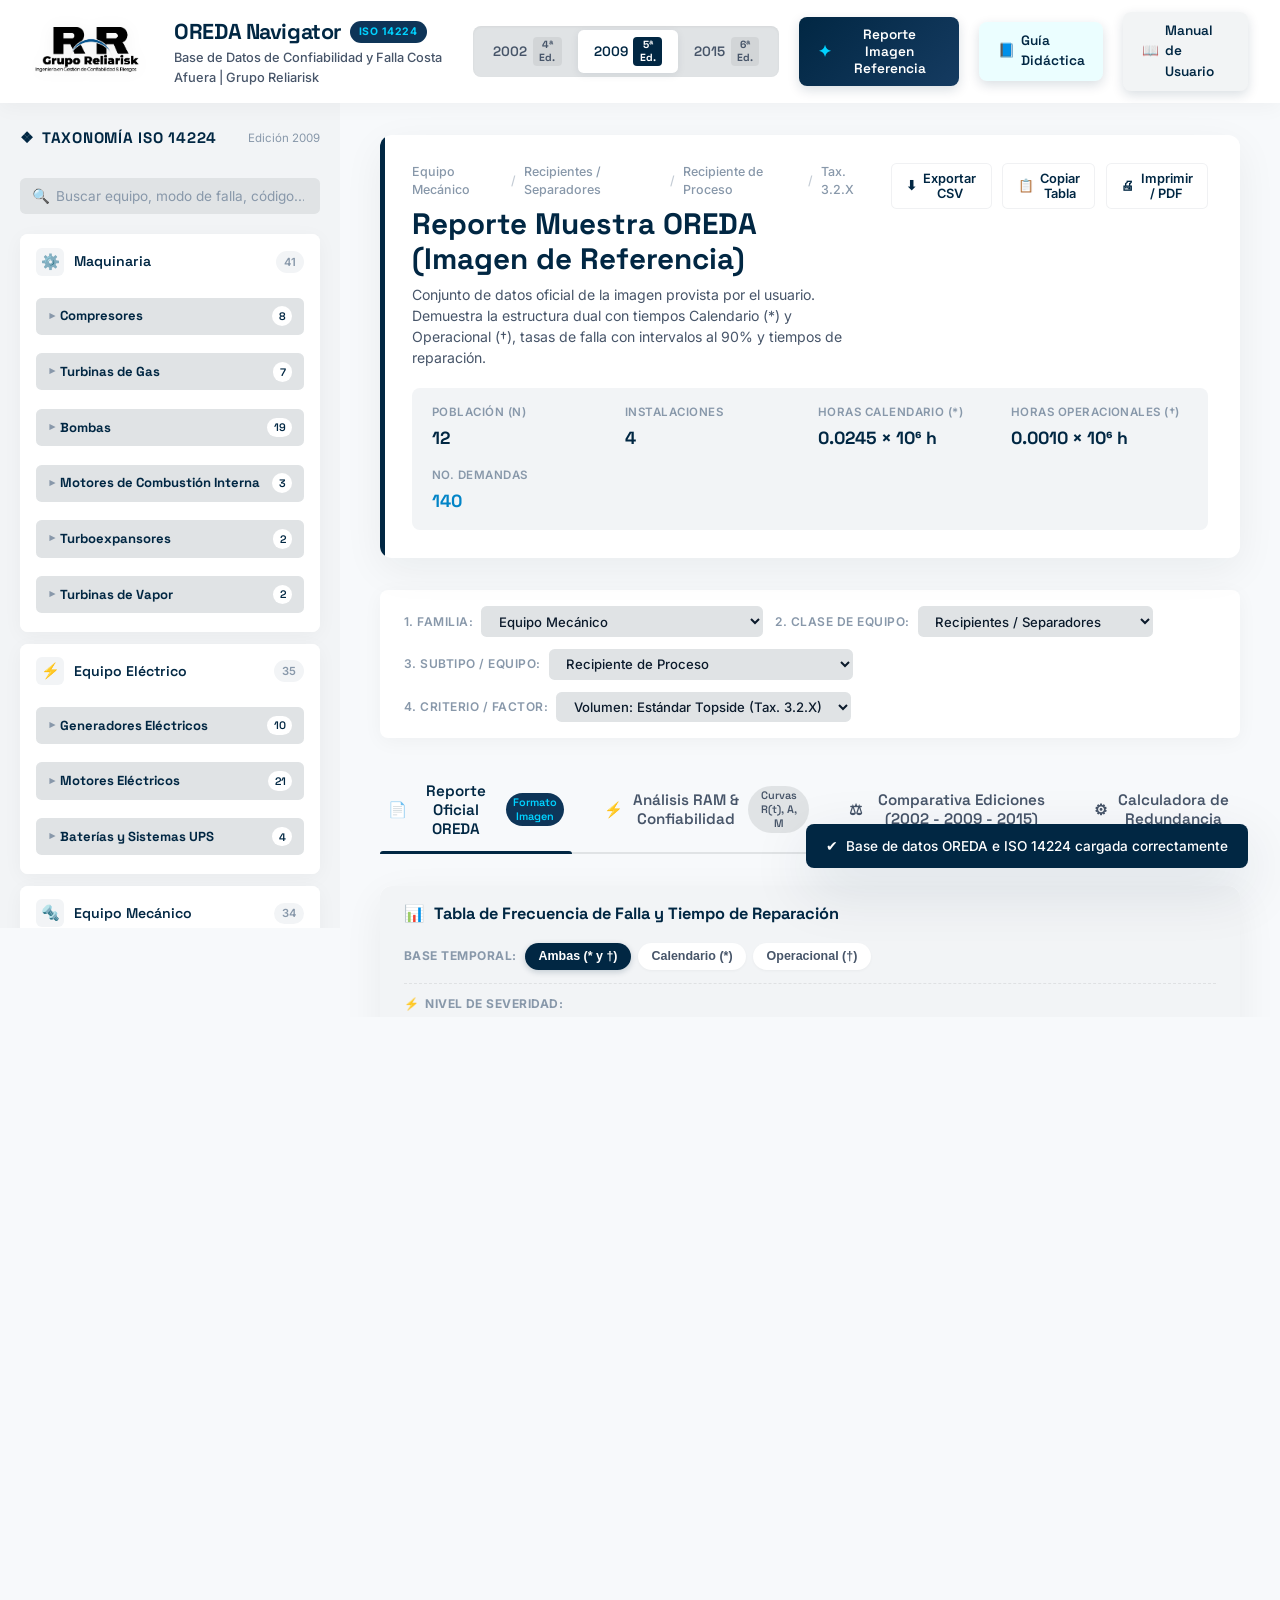
<file: index.html>
<!DOCTYPE html>
<html lang="es">
<head>
  <meta charset="UTF-8">
  <meta name="viewport" content="width=device-width, initial-scale=1.0">
  <title>OREDA Reliability Navigator | Grupo Reliarisk</title>
  <meta name="description" content="Plataforma de consulta y análisis de confiabilidad, mantenibilidad y disponibilidad de equipos costa afuera basada en OREDA e ISO 14224.">
  <!-- Fonts -->
  <link rel="preconnect" href="https://fonts.googleapis.com">
  <link rel="preconnect" href="https://fonts.gstatic.com" crossorigin>
  <link href="https://fonts.googleapis.com/css2?family=Inter:wght@300;400;500;600;700&family=Space+Grotesk:wght@400;500;600;700&display=swap" rel="stylesheet">
  <!-- Styles -->
  <link rel="stylesheet" href="app.css">
</head>
<body>

  <!-- =========================================================================
       APP HEADER (Glassmorphism & Brand Header)
       ========================================================================= -->
  <header class="app-header">
    <div class="brand-section">
      <div class="logo-container">
        <img src="mi_logo.png" alt="Grupo Reliarisk" class="company-logo">
      </div>
      <div class="brand-titles">
        <div class="brand-name">
          OREDA Navigator
          <span class="brand-badge">ISO 14224</span>
        </div>
        <div class="brand-sub">
          Base de Datos de Confiabilidad y Falla Costa Afuera | Grupo Reliarisk
        </div>
      </div>
    </div>

    <div class="header-actions">
      <!-- Edition Selector -->
      <div class="edition-selector-wrap" id="editionSelector">
        <button class="edition-btn" data-edition="2002">
          2002 <span class="pill-tag">4ª Ed.</span>
        </button>
        <button class="edition-btn active" data-edition="2009">
          2009 <span class="pill-tag">5ª Ed.</span>
        </button>
        <button class="edition-btn" data-edition="2015">
          2015 <span class="pill-tag">6ª Ed.</span>
        </button>
      </div>

      <!-- Quick Preset Button: Exact User Sample Report -->
      <button class="preset-btn-sample" id="btnLoadUserPreset" title="Carga el conjunto de datos exacto del reporte de la imagen compartida">
        <span class="icon-sparkle">✦</span>
        Reporte Imagen Referencia
      </button>

      <!-- Didactic Infographic Link Button -->
      <a href="infografia.html" class="preset-btn-sample" style="background: rgba(0, 240, 255, 0.08); border-color: rgba(0, 240, 255, 0.4); color: var(--primary); text-decoration: none; display: inline-flex; align-items: center; gap: 0.4rem;" title="Abrir Infografía Didáctica de Familias y Ediciones OREDA">
        <span>📘</span>
        Guía Didáctica
      </a>

      <!-- User Manual Link Button -->
      <a href="manual_usuario.html" class="preset-btn-sample" style="background: rgba(1, 39, 67, 0.05); border-color: var(--ghost-border); color: var(--primary); text-decoration: none; display: inline-flex; align-items: center; gap: 0.4rem;" title="Abrir Manual de Usuario Oficial">
        <span>📖</span>
        Manual de Usuario
      </a>
    </div>
  </header>

  <!-- =========================================================================
       MAIN ASYMMETRIC LAYOUT
       ========================================================================= -->
  <main class="main-layout">
    
    <!-- LEFT SIDEBAR: TAXONOMY HIERARCHY -->
    <aside class="sidebar-panel">
      <div class="sidebar-title-row">
        <div class="sidebar-title">
          <span>❖</span> Taxonomía ISO 14224
        </div>
        <span style="font-size: 0.72rem; color: var(--text-muted);" id="sidebarEditionBadge">Edición 2009</span>
      </div>

      <!-- Omnisearch Bar -->
      <div class="omnisearch-well">
        <span class="omnisearch-icon">🔍</span>
        <input type="text" id="omniSearchInput" class="omnisearch-input" placeholder="Buscar equipo, modo de falla, código...">
      </div>

      <!-- Taxonomy Accordion Hierarchy -->
      <div class="hierarchy-accordion" id="hierarchyAccordion">
        <!-- Rendered dynamically via JS -->
      </div>
    </aside>

    <!-- RIGHT WORKSPACE CONTENT -->
    <section class="workspace-content">
      
      <!-- HERO EQUIPMENT CARD -->
      <div class="equipment-hero-panel" id="equipmentHero">
        <div class="hero-top-row">
          <div class="hero-title-area">
            <div class="hero-breadcrumbs" id="heroBreadcrumbs">
              <span>Machinery</span>
              <span class="sep">/</span>
              <span>Compressors</span>
              <span class="sep">/</span>
              <span id="heroTaxCode">Tax. 1.1</span>
            </div>
            <h1 class="hero-equipment-name" id="heroTitle">Compresores - Todas las unidades</h1>
            <p class="hero-equipment-desc" id="heroDesc">
              Datos agregados para compresores en instalaciones costa afuera.
            </p>
          </div>
          <div class="tab-actions">
            <button class="action-btn-secondary" id="btnExportCsv" title="Exportar reporte tabular a formato CSV">
              <span>⬇</span> Exportar CSV
            </button>
            <button class="action-btn-secondary" id="btnCopyTsv" title="Copiar al portapapeles para pegar directo en Excel">
              <span>📋</span> Copiar Tabla
            </button>
            <button class="action-btn-secondary" id="btnPrintReport" title="Vista de impresión lista para PDF">
              <span>🖨</span> Imprimir / PDF
            </button>
          </div>
        </div>

        <!-- Meta Summary Badges -->
        <div class="hero-meta-grid" id="heroMetaGrid">
          <div class="meta-pill">
            <span class="meta-label">Población (N)</span>
            <span class="meta-value" id="metaPop">131</span>
          </div>
          <div class="meta-pill">
            <span class="meta-label">Instalaciones</span>
            <span class="meta-value" id="metaInst">38</span>
          </div>
          <div class="meta-pill">
            <span class="meta-label">Horas Calendario (*)</span>
            <span class="meta-value" id="metaCal">3.82 × 10⁶ h</span>
          </div>
          <div class="meta-pill">
            <span class="meta-label">Horas Operacionales (†)</span>
            <span class="meta-value" id="metaOp">2.37 × 10⁶ h</span>
          </div>
          <div class="meta-pill">
            <span class="meta-label">No. Demandas</span>
            <span class="meta-value accent" id="metaDem">82,472</span>
          </div>
        </div>
      </div>

      <!-- CASCADING HIERARCHY SELECTORS (ISO 14224 LEVEL 5 -> 6 -> 7 -> 8) -->
      <div class="taxonomy-filter-bar" id="taxonomyFilterBar">
        <div class="filter-group">
          <span class="filter-group-label">1. Familia:</span>
          <select id="selFamily" class="filter-select">
            <option value="all">Todas las familias</option>
          </select>
        </div>
        <div class="filter-group">
          <span class="filter-group-label">2. Clase de Equipo:</span>
          <select id="selClass" class="filter-select">
            <option value="all">Todas las clases</option>
          </select>
        </div>
        <div class="filter-group">
          <span class="filter-group-label">3. Subtipo / Equipo:</span>
          <select id="selSubtype" class="filter-select">
            <option value="all">Todos los subtipos</option>
          </select>
        </div>
        <div class="filter-group">
          <span class="filter-group-label">4. Criterio / Factor:</span>
          <select id="selFactor" class="filter-select">
            <option value="all">Todos los factores</option>
          </select>
        </div>
      </div>

      <!-- VIEW TABS -->
      <div class="view-tabs-container">
        <div class="view-tabs-list">
          <button class="view-tab-btn active" data-tab="tab-report">
            <span>📄</span> Reporte Oficial OREDA
            <span class="tab-badge">Formato Imagen</span>
          </button>
          <button class="view-tab-btn" data-tab="tab-ram">
            <span>⚡</span> Análisis RAM & Confiabilidad
            <span class="tab-badge">Curvas R(t), A, M</span>
          </button>
          <button class="view-tab-btn" data-tab="tab-compare">
            <span>⚖</span> Comparativa Ediciones (2002 - 2009 - 2015)
          </button>
          <button class="view-tab-btn" data-tab="tab-sim">
            <span>⚙</span> Calculadora de Redundancia
          </button>
        </div>
      </div>

      <!-- =====================================================================
           TAB 1: OFFICIAL OREDA REPORT (EXACT LAYOUT FROM USER IMAGE)
           ===================================================================== -->
      <div class="tab-pane active" id="tab-report">
        <div class="table-container-card">
          <!-- Toolbar with Time Basis and Multi-level Severity filters (ISO 14224 / OREDA) -->
          <div class="table-toolbar">
            <div class="table-toolbar-header-row">
              <div class="table-toolbar-title">
                <span>📊</span>
                <span>Tabla de Frecuencia de Falla y Tiempo de Reparación</span>
              </div>
              
              <div class="table-filter-group-wrapper">
                <span class="toolbar-label">Base Temporal:</span>
                <div class="table-filter-pills" id="timeBasisFilter">
                  <button class="filter-pill-btn active" data-basis="all">Ambas (* y †)</button>
                  <button class="filter-pill-btn" data-basis="calendar">Calendario (*)</button>
                  <button class="filter-pill-btn" data-basis="operational">Operacional (†)</button>
                </div>
              </div>
            </div>

            <!-- Severity Filter Row (Critical, Degraded, Incipient, Unknown) -->
            <div class="table-toolbar-filter-row">
              <div class="severity-filter-wrapper">
                <span class="toolbar-label"><span class="filter-icon">⚡</span> Nivel de Severidad:</span>
                <div class="table-filter-pills severity-pills" id="severityFilterGroup">
                  <button class="filter-pill-btn active" data-severity="all" title="Mostrar todos los niveles de severidad">Todos</button>
                  <button class="filter-pill-btn severity-btn-crit" data-severity="Critical" title="Falla crítica: cese inmediato de la función principal">
                    <span class="sev-dot dot-crit"></span> 1. Críticos (Critical)
                  </button>
                  <button class="filter-pill-btn severity-btn-deg" data-severity="Degraded" title="Falla degradada: pérdida parcial de rendimiento">
                    <span class="sev-dot dot-deg"></span> 2. Degradados (Degraded)
                  </button>
                  <button class="filter-pill-btn severity-btn-inc" data-severity="Incipient" title="Falla incipiente: defecto o condición incipiente sin paro inmediato">
                    <span class="sev-dot dot-inc"></span> 3. Incipientes (Incipient)
                  </button>
                  <button class="filter-pill-btn severity-btn-unk" data-severity="Unknown" title="Severidad no especificada o desconocida">
                    <span class="sev-dot dot-unk"></span> 4. Desconocidos (Unknown)
                  </button>
                </div>
              </div>
              <div class="severity-active-summary" id="severityActiveSummary">
                <span class="summary-pill">Mostrando: <strong>Todos los niveles</strong></span>
              </div>
            </div>
          </div>

          <!-- Exact Table Matching User's Image -->
          <div class="table-responsive">
            <table class="oreda-report-table" id="oredaReportTable">
              <thead>
                <!-- TIER 1: Grouped Headers -->
                <tr class="tier-1">
                  <th class="col-empty-top col-left" colspan="1" style="width: 20%;"></th>
                  <th class="col-empty-top" colspan="1" style="width: 8%;"></th>
                  <th class="col-empty-top" colspan="1" style="width: 7%;"></th>
                  <th colspan="5" style="width: 35%;">Tasa de Falla (por 10⁶ horas)</th>
                  <th class="col-empty-top" colspan="1" style="width: 10%;"></th>
                  <th colspan="3" style="width: 20%;">Reparacion (Hr./H)</th>
                </tr>
                <!-- TIER 2: Detailed Column Headers -->
                <tr class="tier-2">
                  <th class="col-left">Modo de Falla</th>
                  <th>Codigo de la Falla</th>
                  <th>No de Fallas</th>
                  <th>Inferior</th>
                  <th>Medio</th>
                  <th>Superior</th>
                  <th>Ds</th>
                  <th>n/t</th>
                  <th>Actividad Reparación Hr.</th>
                  <th>Min.</th>
                  <th>Media</th>
                  <th>Maxima</th>
                </tr>
              </thead>
              <tbody id="oredaTableBody">
                <!-- Rows injected dynamically via JS -->
              </tbody>
            </table>
          </div>

          <!-- Footer Footnotes & ISO Citation -->
          <div class="table-footer-notes">
            <div>
              <strong>Simbología OREDA:</strong> 
              <span class="time-basis-star">*</span> Tiempo de Calendario | 
              <span class="time-basis-dagger">†</span> Tiempo Operacional | 
              Tasas expresadas en fallas por 10⁶ horas (intervalo de confianza al 90%: Inferior 5%, Superior 95%).
            </div>
            <div>
              <strong>Norma:</strong> ISO 14224:2016 / OREDA Handbook
            </div>
          </div>
        </div>
      </div>

      <!-- =====================================================================
           TAB 2: ADVANCED RAM (RELIABILITY, AVAILABILITY, MAINTAINABILITY)
           ===================================================================== -->
      <div class="tab-pane" id="tab-ram" style="display: none;">
        <!-- KPI Bento Cards -->
        <div class="ram-dashboard-grid">
          <div class="kpi-bento-card">
            <div class="kpi-card-header">
              <span class="kpi-card-title">Tasa de Falla Global (λ)</span>
              <span class="kpi-card-icon">⚡</span>
            </div>
            <div class="kpi-card-value" id="kpiLambda">270.2</div>
            <div class="kpi-card-sub">
              <span>Fallas / 10⁶ h</span> • <span id="kpiLambdaYear">2.37 fallas/año</span>
            </div>
          </div>

          <div class="kpi-bento-card">
            <div class="kpi-card-header">
              <span class="kpi-card-title">Tiempo Medio Entre Fallas</span>
              <span class="kpi-card-icon">⏱</span>
            </div>
            <div class="kpi-card-value" id="kpiMtbf">3,701 h</div>
            <div class="kpi-card-sub">
              <span>MTBF Estimado</span> • <span id="kpiMtbfYear">0.42 años</span>
            </div>
          </div>

          <div class="kpi-bento-card">
            <div class="kpi-card-header">
              <span class="kpi-card-title">Tiempo Medio Reparación</span>
              <span class="kpi-card-icon">🔧</span>
            </div>
            <div class="kpi-card-value" id="kpiMttr">17.0 h</div>
            <div class="kpi-card-sub">
              <span>MTTR Activo</span> • <span id="kpiManhours">32.0 HH promedio</span>
            </div>
          </div>

          <div class="kpi-bento-card">
            <div class="kpi-card-header">
              <span class="kpi-card-title">Disponibilidad Inherente</span>
              <span class="kpi-card-icon">🛡</span>
            </div>
            <div class="kpi-card-value" id="kpiAvailability">99.54%</div>
            <div class="kpi-card-sub">
              <span>Parada anual:</span> <span id="kpiDowntime">40.1 h/año</span>
            </div>
          </div>
        </div>

        <!-- Interactive Charts: Reliability Curve & Pareto -->
        <div class="charts-grid" style="margin-top: 1.5rem;">
          <div class="chart-card">
            <div class="chart-card-header">
              <div>
                <h3 class="chart-title">Curvas de Confiabilidad R(t) e Inconfiabilidad F(t)</h3>
                <span class="chart-subtitle">Modelo exponencial continuo R(t) = e^(-λt)</span>
              </div>
              <div style="font-size: 0.75rem; color: var(--text-muted);">
                Horizonte: 1 Año (8,760 h)
              </div>
            </div>
            <div class="svg-chart-container" id="reliabilityChartBox">
              <!-- Rendered via SVG in JS -->
            </div>
          </div>

          <div class="chart-card">
            <div class="chart-card-header">
              <div>
                <h3 class="chart-title">Pareto de Modos de Falla</h3>
                <span class="chart-subtitle">Contribución por tasa de falla (λ) y severidad</span>
              </div>
            </div>
            <div class="svg-chart-container" id="paretoChartBox">
              <!-- Rendered via SVG in JS -->
            </div>
          </div>
        </div>

        <!-- Maintainability M(t) Curve & Criticality Matrix -->
        <div class="charts-grid" style="margin-top: 1.5rem;">
          <div class="chart-card">
            <div class="chart-card-header">
              <div>
                <h3 class="chart-title">Función de Mantenibilidad M(t)</h3>
                <span class="chart-subtitle">Probabilidad de completar la reparación en tiempo t: M(t) = 1 - e^(-t/MTTR)</span>
              </div>
            </div>
            <div class="svg-chart-container" id="maintainabilityChartBox">
              <!-- Rendered via SVG in JS -->
            </div>
          </div>

          <div class="chart-card">
            <div class="chart-card-header">
              <div>
                <h3 class="chart-title">Distribución de Incertidumbre Gamma (90%)</h3>
                <span class="chart-subtitle">Límite Inferior (5%), Media Multi-muestra y Límite Superior (95%)</span>
              </div>
            </div>
            <div class="svg-chart-container" id="gammaChartBox">
              <!-- Rendered via SVG in JS -->
            </div>
          </div>
        </div>
      </div>

      <!-- =====================================================================
           TAB 3: MULTI-EDITION COMPARATOR (2002 vs 2009 vs 2015)
           ===================================================================== -->
      <div class="tab-pane" id="tab-compare" style="display: none;">
        <div class="comparator-grid" id="comparatorGrid">
          <!-- Rendered dynamically -->
        </div>

        <div class="chart-card" style="margin-top: 1.5rem;">
          <div class="chart-card-header">
            <div>
              <h3 class="chart-title">Evolución Histórica de Tasa de Falla OREDA (2002 → 2009 → 2015)</h3>
              <span class="chart-subtitle">Impacto de la maduración tecnológica y mantenimiento predictivo</span>
            </div>
          </div>
          <div class="svg-chart-container" id="compareHistoryChartBox">
            <!-- Rendered via SVG in JS -->
          </div>
        </div>
      </div>

      <!-- =====================================================================
           TAB 4: REDUNDANCY & AVAILABILITY SIMULATOR
           ===================================================================== -->
      <div class="tab-pane" id="tab-sim" style="display: none;">
        <div class="simulator-panel">
          <div>
            <h2 style="font-family: var(--font-display); color: var(--primary); font-size: 1.25rem;">
              Simulador de Disponibilidad y Arquitecturas de Planta
            </h2>
            <p style="font-size: 0.85rem; color: var(--text-secondary); margin-top: 0.25rem;">
              Evalúa el impacto de configuraciones en serie y redundancia (1oo1, 1oo2, 2oo3) en la disponibilidad y costo por indisponibilidad de la instalación.
            </p>
          </div>

          <div class="simulator-controls">
            <div class="sim-input-well">
              <span class="sim-label">Horas Operativas al Año</span>
              <input type="number" id="simHours" class="sim-input" value="8760" min="1" max="8760">
            </div>
            <div class="sim-input-well">
              <span class="sim-label">Costo Horario de Paro ($ USD/h)</span>
              <input type="number" id="simCostPerHour" class="sim-input" value="15000" min="0" step="500">
            </div>
            <div class="sim-input-well">
              <span class="sim-label">MTTR Personalizado (h)</span>
              <input type="number" id="simCustomMttr" class="sim-input" value="17.0" min="0.1" step="0.5">
            </div>
          </div>

          <div class="sim-results-grid" id="simResultsGrid">
            <!-- Rendered dynamically -->
          </div>
        </div>
      </div>

    </section>
  </main>

  <!-- TOAST NOTIFICATION -->
  <div class="toast-msg" id="toastMsg">
    <span id="toastIcon">✔</span>
    <span id="toastText">Operación realizada con éxito</span>
  </div>

  <!-- Scripts -->
  <script src="oreda_data.js"></script>
  <script src="app.js"></script>
</body>
</html>
</file>
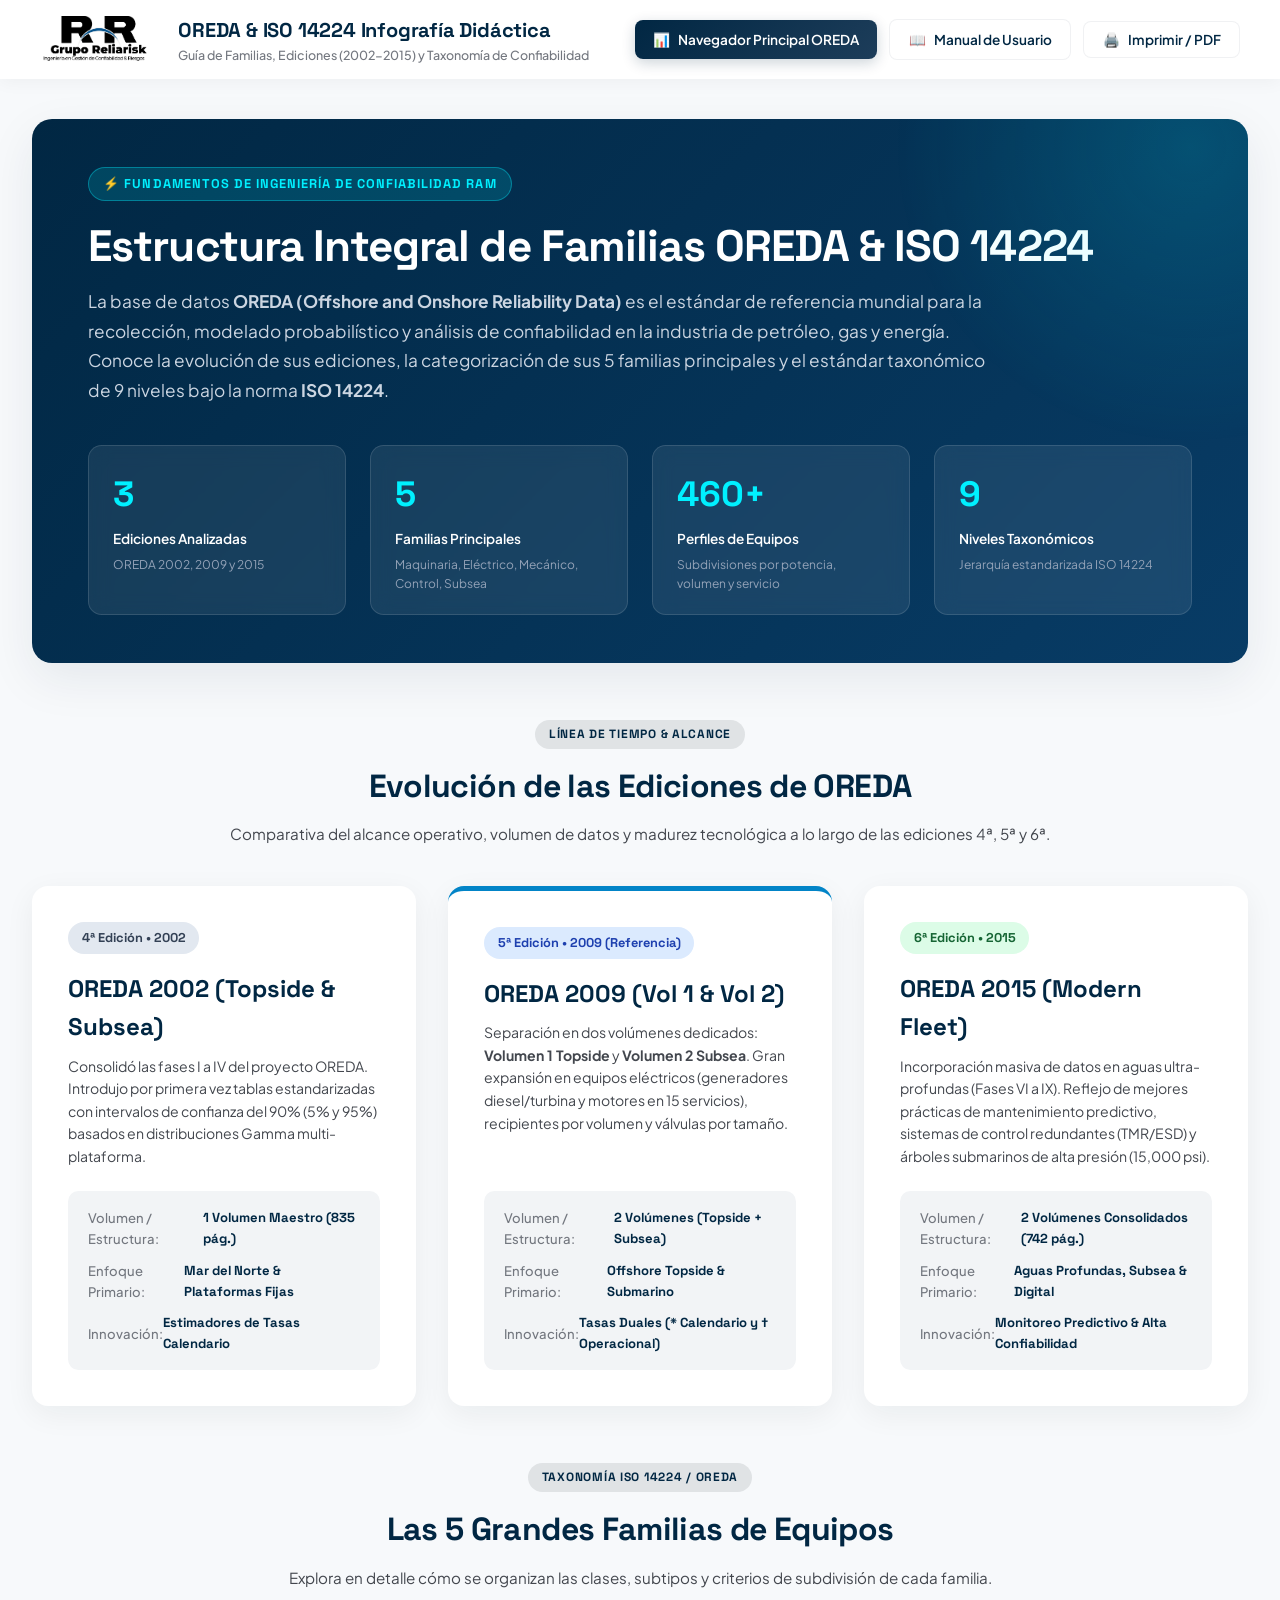
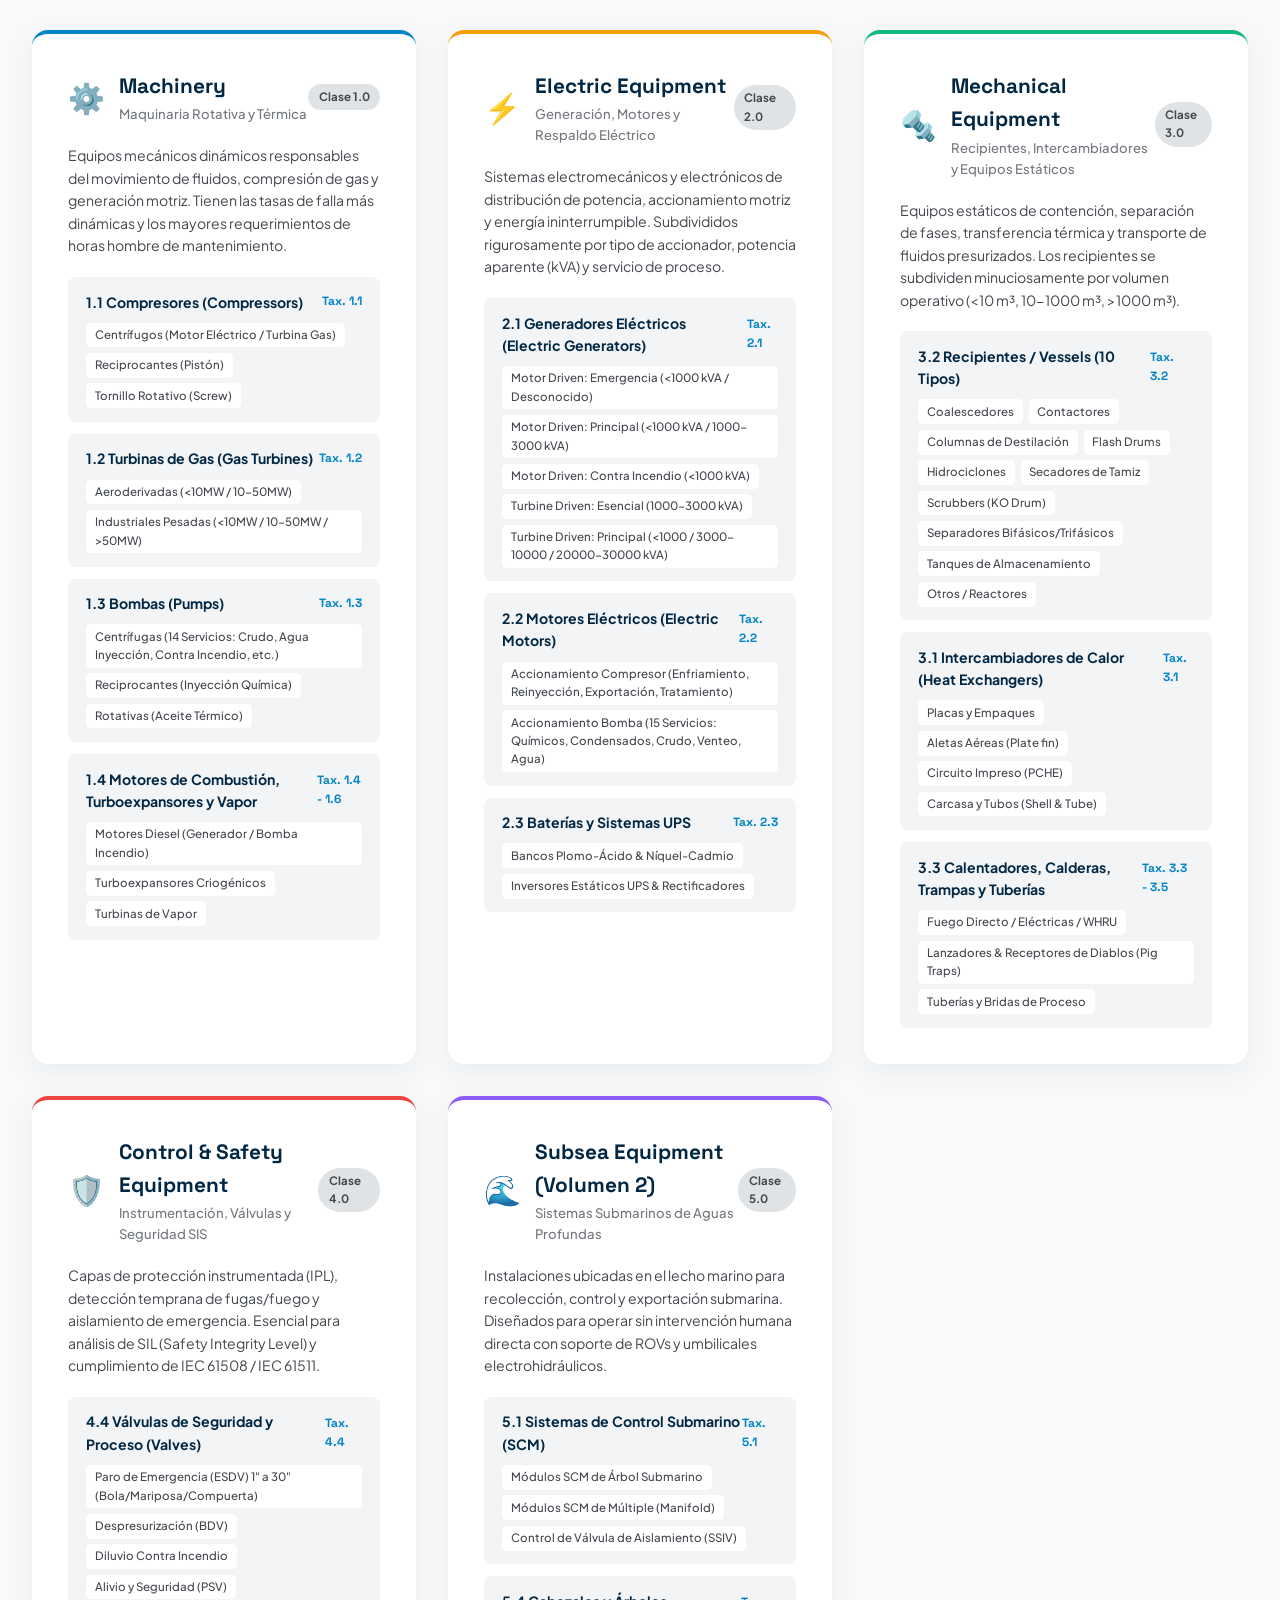
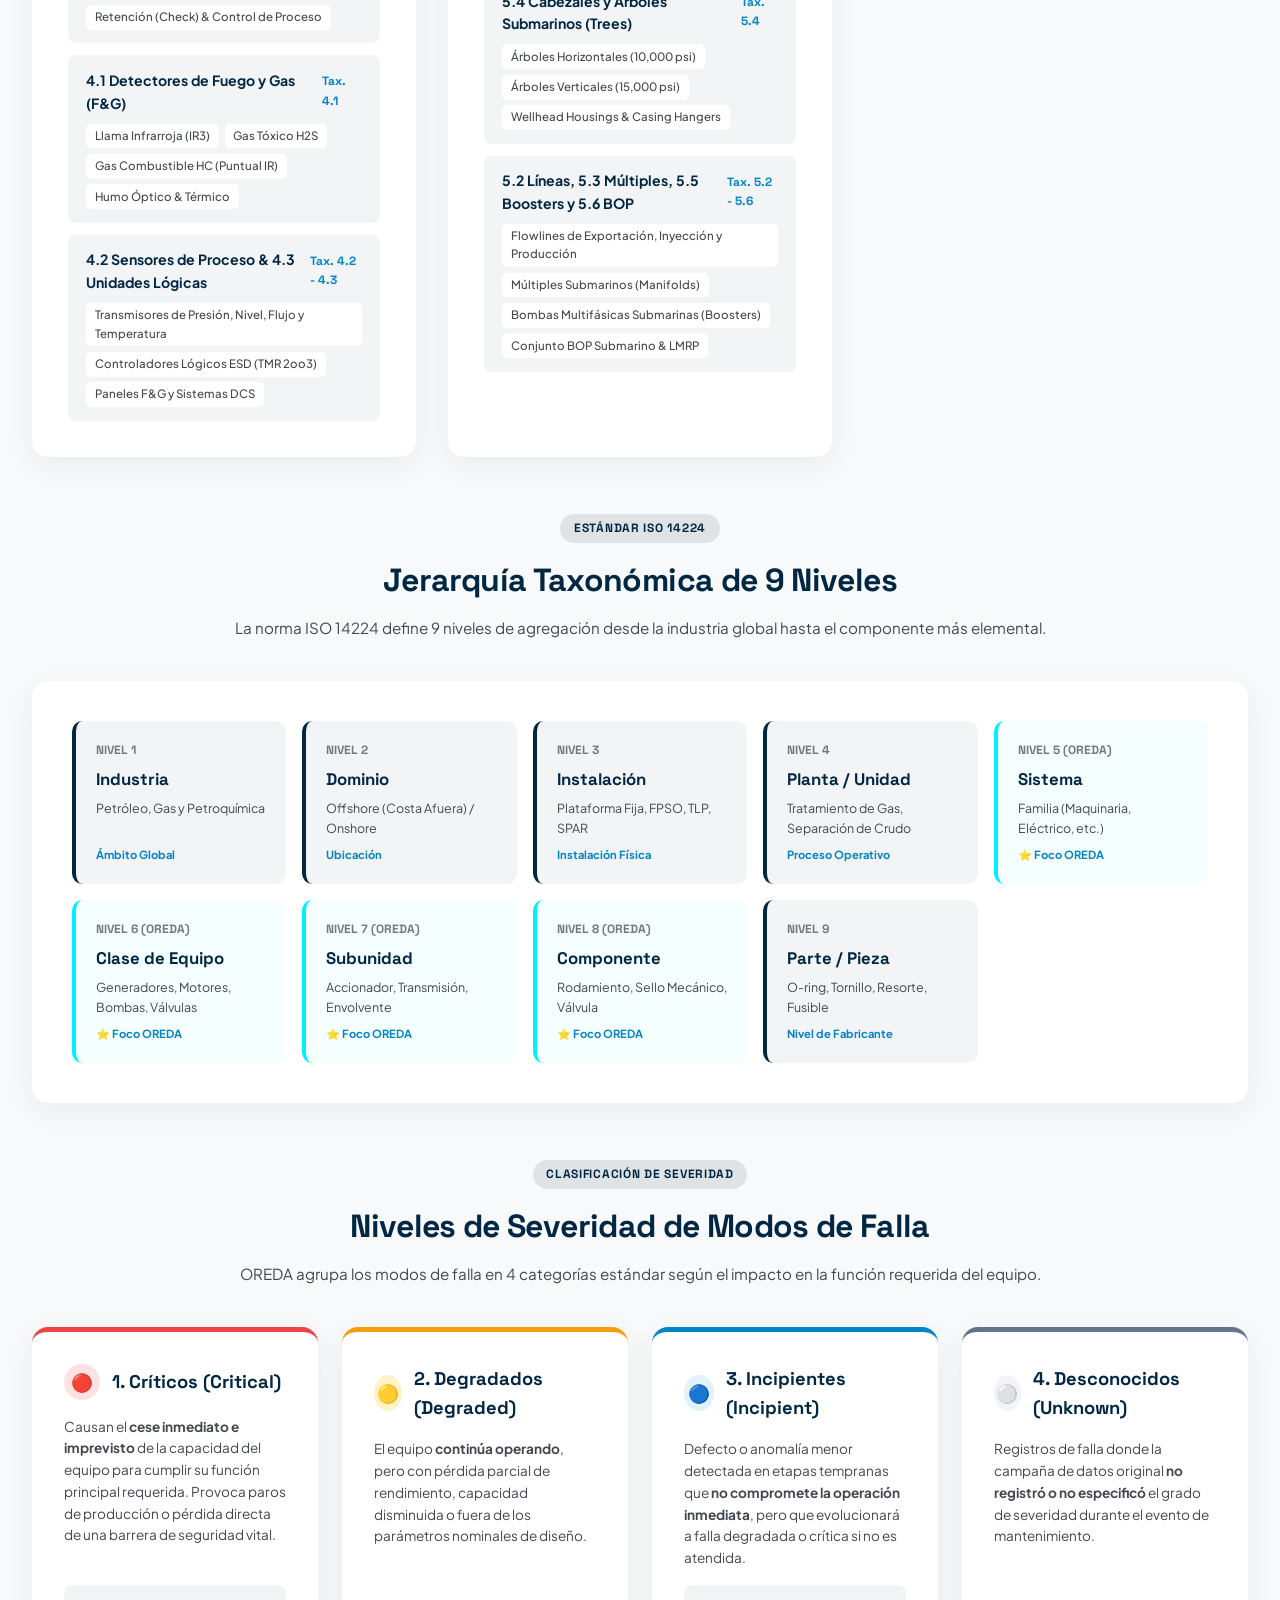
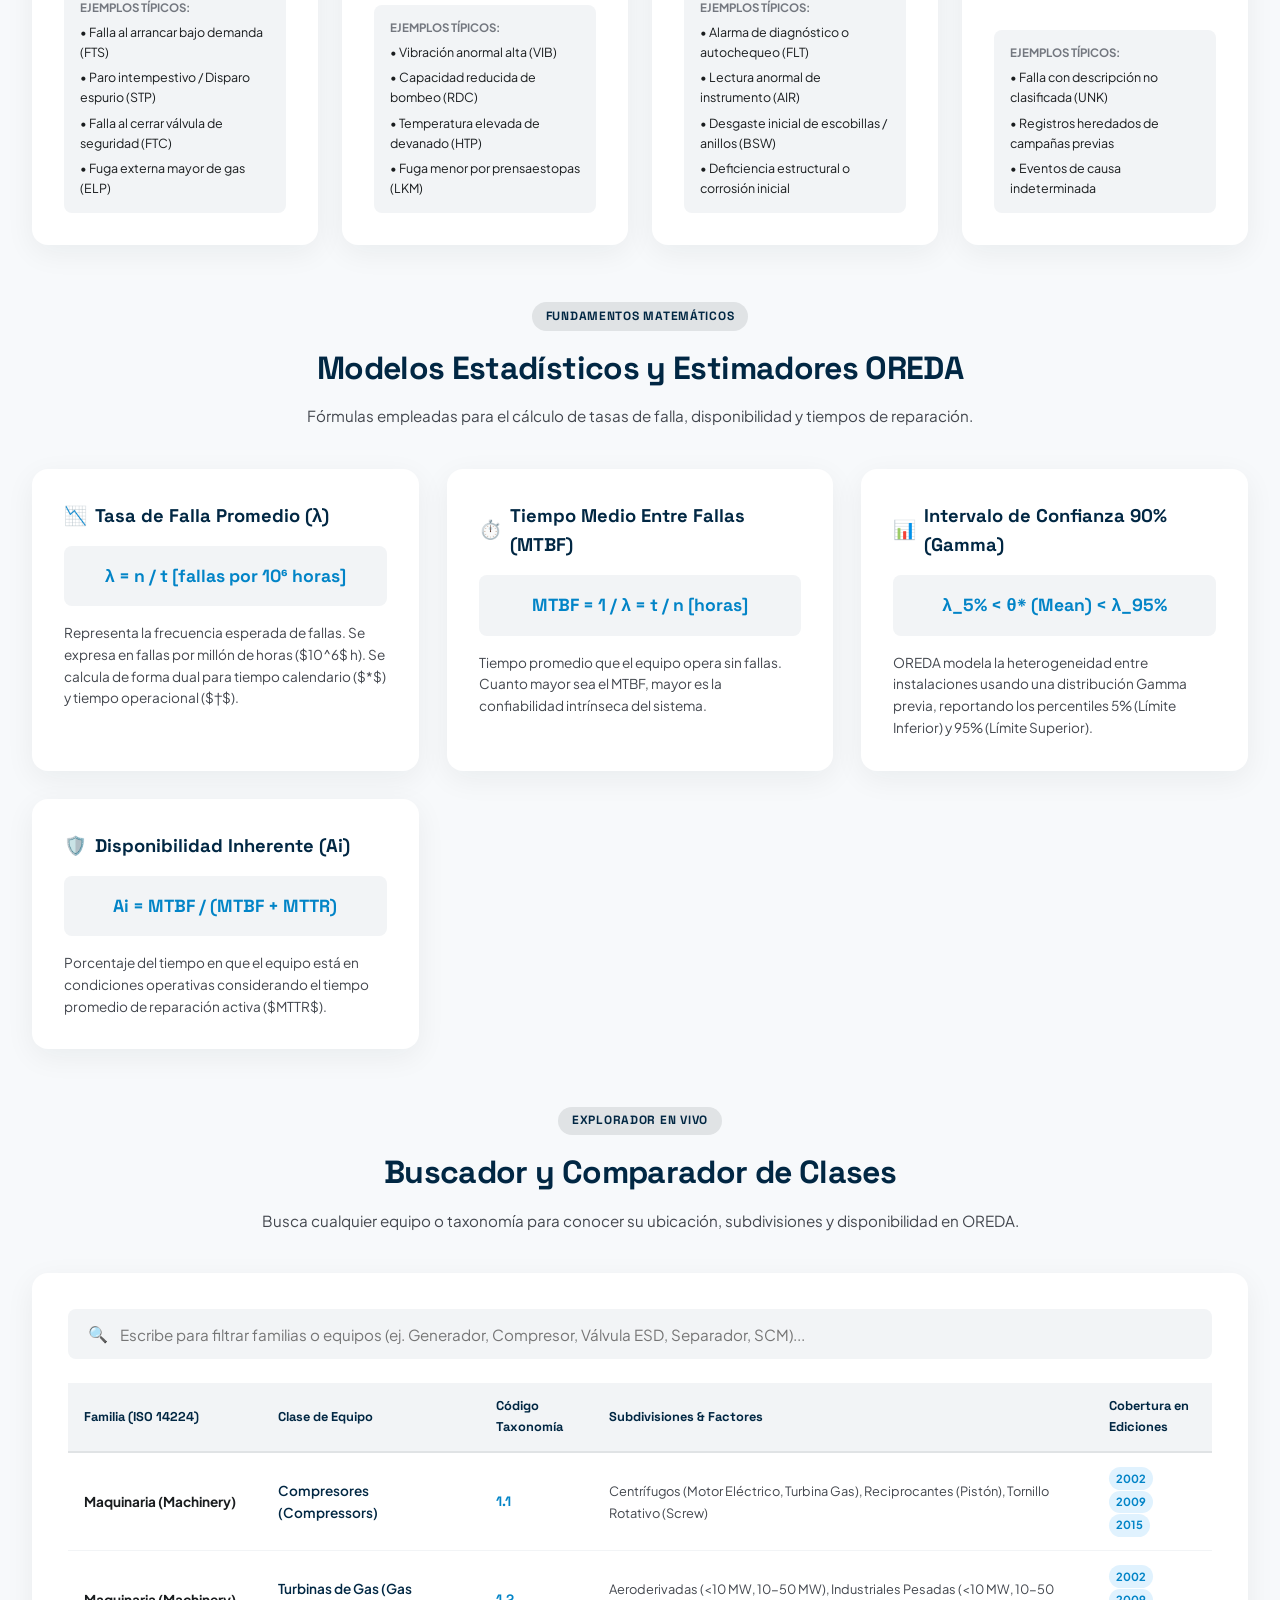
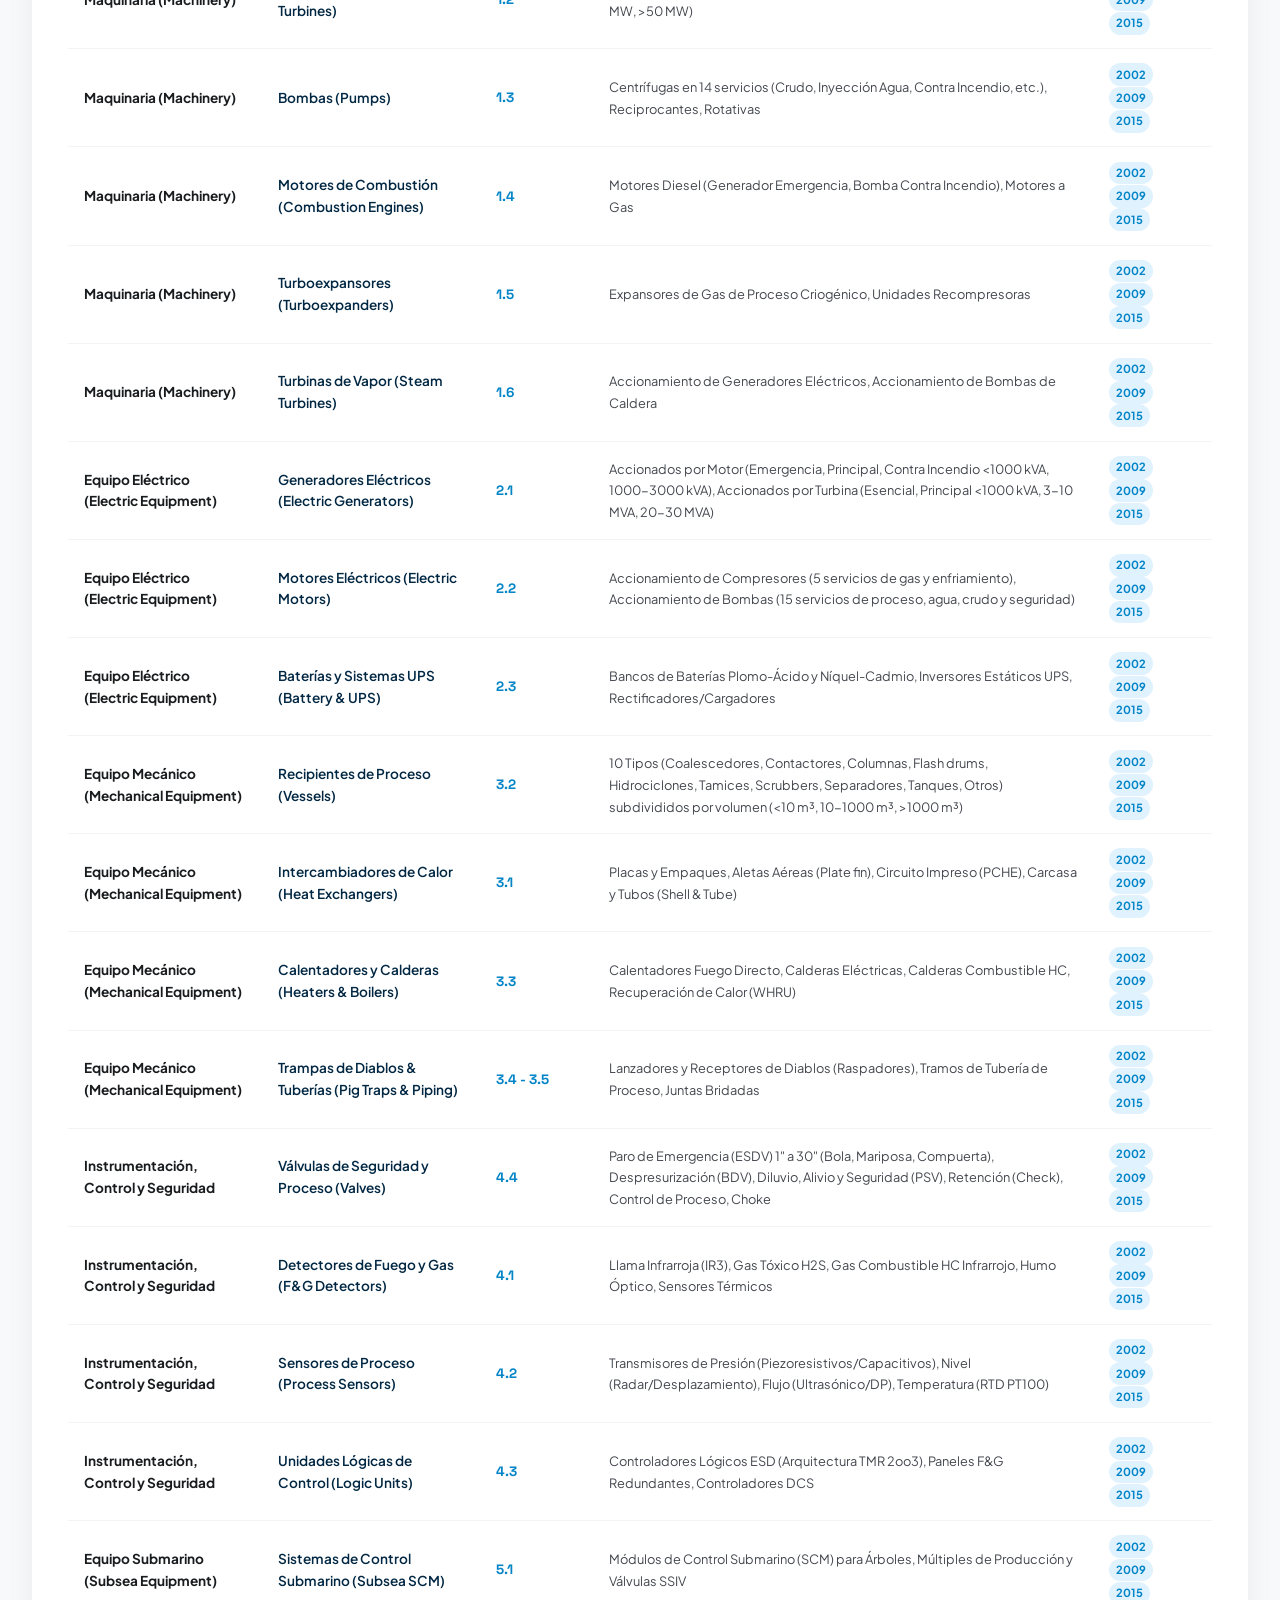
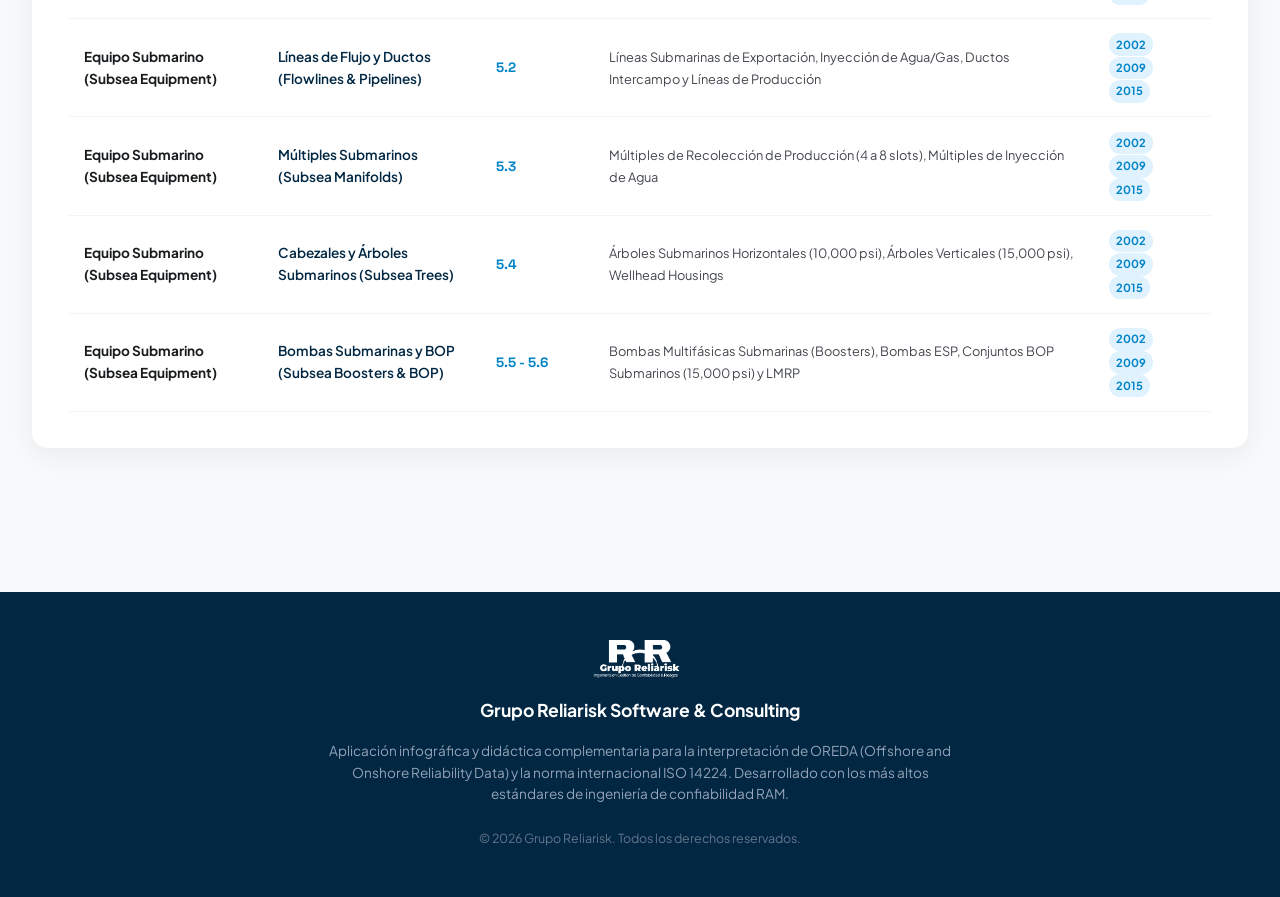
<file: infografia.html>
<!DOCTYPE html>
<html lang="es">
<head>
  <meta charset="UTF-8">
  <meta name="viewport" content="width=device-width, initial-scale=1.0">
  <title>OREDA & ISO 14224 - Guía Didáctica e Infográfica de Familias y Equipos | Grupo Reliarisk</title>
  
  <!-- Fonts -->
  <link rel="preconnect" href="https://fonts.googleapis.com">
  <link rel="preconnect" href="https://fonts.gstatic.com" crossorigin>
  <link href="https://fonts.googleapis.com/css2?family=Plus+Jakarta+Sans:wght@400;500;600;700;800&family=Space+Grotesk:wght@500;600;700;800&display=swap" rel="stylesheet">
  
  <!-- Stylesheets -->
  <link rel="stylesheet" href="infografia.css">
</head>
<body>

  <!-- =========================================================================
       HEADER & APP NAVIGATION
       ========================================================================= -->
  <header class="info-header">
    <div class="brand-box">
      <img src="mi_logo.png" alt="Grupo Reliarisk Logo" class="brand-logo">
      <div class="brand-text-col">
        <span class="brand-title">OREDA & ISO 14224 Infografía Didáctica</span>
        <span class="brand-subtitle">Guía de Familias, Ediciones (2002-2015) y Taxonomía de Confiabilidad</span>
      </div>
    </div>
    
    <div class="header-nav-actions">
      <a href="index.html" class="nav-btn-link primary">
        <span>📊</span> Navegador Principal OREDA
      </a>
      <a href="manual_usuario.html" class="nav-btn-link secondary">
        <span>📖</span> Manual de Usuario
      </a>
      <button class="nav-btn-link secondary" onclick="window.print()">
        <span>🖨️</span> Imprimir / PDF
      </button>
    </div>
  </header>

  <!-- =========================================================================
       MAIN INFOGRAPHIC CONTENT
       ========================================================================= -->
  <main class="infographic-container">

    <!-- 1. HERO SECTION & KEY METRICS BENTO -->
    <section class="hero-infographic-card">
      <span class="hero-pill-badge">⚡ Fundamentos de Ingeniería de Confiabilidad RAM</span>
      <h1 class="hero-main-title">Estructura Integral de Familias OREDA & ISO 14224</h1>
      <p class="hero-lead-desc">
        La base de datos <strong>OREDA (Offshore and Onshore Reliability Data)</strong> es el estándar de referencia mundial para la recolección, modelado probabilístico y análisis de confiabilidad en la industria de petróleo, gas y energía. Conoce la evolución de sus ediciones, la categorización de sus 5 familias principales y el estándar taxonómico de 9 niveles bajo la norma <strong>ISO 14224</strong>.
      </p>

      <div class="hero-bento-grid">
        <div class="hero-bento-card">
          <span class="bento-num">3</span>
          <span class="bento-label">Ediciones Analizadas</span>
          <span class="bento-subtext">OREDA 2002, 2009 y 2015</span>
        </div>
        <div class="hero-bento-card">
          <span class="bento-num">5</span>
          <span class="bento-label">Familias Principales</span>
          <span class="bento-subtext">Maquinaria, Eléctrico, Mecánico, Control, Subsea</span>
        </div>
        <div class="hero-bento-card">
          <span class="bento-num">460+</span>
          <span class="bento-label">Perfiles de Equipos</span>
          <span class="bento-subtext">Subdivisiones por potencia, volumen y servicio</span>
        </div>
        <div class="hero-bento-card">
          <span class="bento-num">9</span>
          <span class="bento-label">Niveles Taxonómicos</span>
          <span class="bento-subtext">Jerarquía estandarizada ISO 14224</span>
        </div>
      </div>
    </section>

    <!-- 2. EVOLUCIÓN HISTÓRICA DE EDICIONES (2002, 2009, 2015) -->
    <section>
      <div class="section-header-block">
        <span class="section-pill-tag">Línea de Tiempo & Alcance</span>
        <h2 class="section-heading">Evolución de las Ediciones de OREDA</h2>
        <p class="section-subheading">Comparativa del alcance operativo, volumen de datos y madurez tecnológica a lo largo de las ediciones 4ª, 5ª y 6ª.</p>
      </div>

      <div class="timeline-editions-container">
        <!-- 2002 Edition Card -->
        <div class="timeline-edition-card">
          <span class="timeline-badge badge-2002">4ª Edición • 2002</span>
          <h3 class="timeline-card-title">OREDA 2002 (Topside & Subsea)</h3>
          <p class="timeline-card-desc">
            Consolidó las fases I a IV del proyecto OREDA. Introdujo por primera vez tablas estandarizadas con intervalos de confianza del 90% (5% y 95%) basados en distribuciones Gamma multi-plataforma.
          </p>
          <div class="timeline-stat-box">
            <div class="timeline-stat-item">
              <span class="lbl">Volumen / Estructura:</span>
              <span class="val">1 Volumen Maestro (835 pág.)</span>
            </div>
            <div class="timeline-stat-item">
              <span class="lbl">Enfoque Primario:</span>
              <span class="val">Mar del Norte & Plataformas Fijas</span>
            </div>
            <div class="timeline-stat-item">
              <span class="lbl">Innovación:</span>
              <span class="val">Estimadores de Tasas Calendario</span>
            </div>
          </div>
        </div>

        <!-- 2009 Edition Card (Featured) -->
        <div class="timeline-edition-card featured">
          <span class="timeline-badge badge-2009">5ª Edición • 2009 (Referencia)</span>
          <h3 class="timeline-card-title">OREDA 2009 (Vol 1 & Vol 2)</h3>
          <p class="timeline-card-desc">
            Separación en dos volúmenes dedicados: <strong>Volumen 1 Topside</strong> y <strong>Volumen 2 Subsea</strong>. Gran expansión en equipos eléctricos (generadores diesel/turbina y motores en 15 servicios), recipientes por volumen y válvulas por tamaño.
          </p>
          <div class="timeline-stat-box">
            <div class="timeline-stat-item">
              <span class="lbl">Volumen / Estructura:</span>
              <span class="val">2 Volúmenes (Topside + Subsea)</span>
            </div>
            <div class="timeline-stat-item">
              <span class="lbl">Enfoque Primario:</span>
              <span class="val">Offshore Topside & Submarino</span>
            </div>
            <div class="timeline-stat-item">
              <span class="lbl">Innovación:</span>
              <span class="val">Tasas Duales (* Calendario y † Operacional)</span>
            </div>
          </div>
        </div>

        <!-- 2015 Edition Card -->
        <div class="timeline-edition-card">
          <span class="timeline-badge badge-2015">6ª Edición • 2015</span>
          <h3 class="timeline-card-title">OREDA 2015 (Modern Fleet)</h3>
          <p class="timeline-card-desc">
            Incorporación masiva de datos en aguas ultra-profundas (Fases VI a IX). Reflejo de mejores prácticas de mantenimiento predictivo, sistemas de control redundantes (TMR/ESD) y árboles submarinos de alta presión (15,000 psi).
          </p>
          <div class="timeline-stat-box">
            <div class="timeline-stat-item">
              <span class="lbl">Volumen / Estructura:</span>
              <span class="val">2 Volúmenes Consolidados (742 pág.)</span>
            </div>
            <div class="timeline-stat-item">
              <span class="lbl">Enfoque Primario:</span>
              <span class="val">Aguas Profundas, Subsea & Digital</span>
            </div>
            <div class="timeline-stat-item">
              <span class="lbl">Innovación:</span>
              <span class="val">Monitoreo Predictivo & Alta Confiabilidad</span>
            </div>
          </div>
        </div>
      </div>
    </section>

    <!-- 3. LAS 5 FAMILIAS DE EQUIPOS EN DETALLE -->
    <section>
      <div class="section-header-block">
        <span class="section-pill-tag">Taxonomía ISO 14224 / OREDA</span>
        <h2 class="section-heading">Las 5 Grandes Familias de Equipos</h2>
        <p class="section-subheading">Explora en detalle cómo se organizan las clases, subtipos y criterios de subdivisión de cada familia.</p>
      </div>

      <div class="family-showcase-grid">
        <!-- 1. Machinery -->
        <div class="family-big-card card-machinery">
          <div class="family-card-header">
            <div class="family-icon-title">
              <span class="family-emoji">⚙️</span>
              <div>
                <div class="family-name-en">Machinery</div>
                <div class="family-name-es">Maquinaria Rotativa y Térmica</div>
              </div>
            </div>
            <span class="family-class-badge">Clase 1.0</span>
          </div>

          <p class="family-desc-text">
            Equipos mecánicos dinámicos responsables del movimiento de fluidos, compresión de gas y generación motriz. Tienen las tasas de falla más dinámicas y los mayores requerimientos de horas hombre de mantenimiento.
          </p>

          <div class="family-subdivision-list">
            <div class="subdivision-item">
              <div class="subdivision-title-row">
                <span class="sub-title">1.1 Compresores (Compressors)</span>
                <span class="sub-tax">Tax. 1.1</span>
              </div>
              <div class="sub-pills-wrap">
                <span class="sub-pill">Centrífugos (Motor Eléctrico / Turbina Gas)</span>
                <span class="sub-pill">Reciprocantes (Pistón)</span>
                <span class="sub-pill">Tornillo Rotativo (Screw)</span>
              </div>
            </div>

            <div class="subdivision-item">
              <div class="subdivision-title-row">
                <span class="sub-title">1.2 Turbinas de Gas (Gas Turbines)</span>
                <span class="sub-tax">Tax. 1.2</span>
              </div>
              <div class="sub-pills-wrap">
                <span class="sub-pill">Aeroderivadas (&lt;10MW / 10-50MW)</span>
                <span class="sub-pill">Industriales Pesadas (&lt;10MW / 10-50MW / &gt;50MW)</span>
              </div>
            </div>

            <div class="subdivision-item">
              <div class="subdivision-title-row">
                <span class="sub-title">1.3 Bombas (Pumps)</span>
                <span class="sub-tax">Tax. 1.3</span>
              </div>
              <div class="sub-pills-wrap">
                <span class="sub-pill">Centrífugas (14 Servicios: Crudo, Agua Inyección, Contra Incendio, etc.)</span>
                <span class="sub-pill">Reciprocantes (Inyección Química)</span>
                <span class="sub-pill">Rotativas (Aceite Térmico)</span>
              </div>
            </div>

            <div class="subdivision-item">
              <div class="subdivision-title-row">
                <span class="sub-title">1.4 Motores de Combustión, Turboexpansores y Vapor</span>
                <span class="sub-tax">Tax. 1.4 - 1.6</span>
              </div>
              <div class="sub-pills-wrap">
                <span class="sub-pill">Motores Diesel (Generador / Bomba Incendio)</span>
                <span class="sub-pill">Turboexpansores Criogénicos</span>
                <span class="sub-pill">Turbinas de Vapor</span>
              </div>
            </div>
          </div>
        </div>

        <!-- 2. Electric Equipment -->
        <div class="family-big-card card-electric">
          <div class="family-card-header">
            <div class="family-icon-title">
              <span class="family-emoji">⚡</span>
              <div>
                <div class="family-name-en">Electric Equipment</div>
                <div class="family-name-es">Generación, Motores y Respaldo Eléctrico</div>
              </div>
            </div>
            <span class="family-class-badge">Clase 2.0</span>
          </div>

          <p class="family-desc-text">
            Sistemas electromecánicos y electrónicos de distribución de potencia, accionamiento motriz y energía ininterrumpible. Subdivididos rigurosamente por tipo de accionador, potencia aparente (kVA) y servicio de proceso.
          </p>

          <div class="family-subdivision-list">
            <div class="subdivision-item">
              <div class="subdivision-title-row">
                <span class="sub-title">2.1 Generadores Eléctricos (Electric Generators)</span>
                <span class="sub-tax">Tax. 2.1</span>
              </div>
              <div class="sub-pills-wrap">
                <span class="sub-pill">Motor Driven: Emergencia (&lt;1000 kVA / Desconocido)</span>
                <span class="sub-pill">Motor Driven: Principal (&lt;1000 kVA / 1000-3000 kVA)</span>
                <span class="sub-pill">Motor Driven: Contra Incendio (&lt;1000 kVA)</span>
                <span class="sub-pill">Turbine Driven: Esencial (1000-3000 kVA)</span>
                <span class="sub-pill">Turbine Driven: Principal (&lt;1000 / 3000-10000 / 20000-30000 kVA)</span>
              </div>
            </div>

            <div class="subdivision-item">
              <div class="subdivision-title-row">
                <span class="sub-title">2.2 Motores Eléctricos (Electric Motors)</span>
                <span class="sub-tax">Tax. 2.2</span>
              </div>
              <div class="sub-pills-wrap">
                <span class="sub-pill">Accionamiento Compresor (Enfriamiento, Reinyección, Exportación, Tratamiento)</span>
                <span class="sub-pill">Accionamiento Bomba (15 Servicios: Químicos, Condensados, Crudo, Venteo, Agua)</span>
              </div>
            </div>

            <div class="subdivision-item">
              <div class="subdivision-title-row">
                <span class="sub-title">2.3 Baterías y Sistemas UPS</span>
                <span class="sub-tax">Tax. 2.3</span>
              </div>
              <div class="sub-pills-wrap">
                <span class="sub-pill">Bancos Plomo-Ácido & Níquel-Cadmio</span>
                <span class="sub-pill">Inversores Estáticos UPS & Rectificadores</span>
              </div>
            </div>
          </div>
        </div>

        <!-- 3. Mechanical Equipment -->
        <div class="family-big-card card-mechanical">
          <div class="family-card-header">
            <div class="family-icon-title">
              <span class="family-emoji">🔩</span>
              <div>
                <div class="family-name-en">Mechanical Equipment</div>
                <div class="family-name-es">Recipientes, Intercambiadores y Equipos Estáticos</div>
              </div>
            </div>
            <span class="family-class-badge">Clase 3.0</span>
          </div>

          <p class="family-desc-text">
            Equipos estáticos de contención, separación de fases, transferencia térmica y transporte de fluidos presurizados. Los recipientes se subdividen minuciosamente por volumen operativo (&lt;10 m³, 10-1000 m³, &gt;1000 m³).
          </p>

          <div class="family-subdivision-list">
            <div class="subdivision-item">
              <div class="subdivision-title-row">
                <span class="sub-title">3.2 Recipientes / Vessels (10 Tipos)</span>
                <span class="sub-tax">Tax. 3.2</span>
              </div>
              <div class="sub-pills-wrap">
                <span class="sub-pill">Coalescedores</span>
                <span class="sub-pill">Contactores</span>
                <span class="sub-pill">Columnas de Destilación</span>
                <span class="sub-pill">Flash Drums</span>
                <span class="sub-pill">Hidrociclones</span>
                <span class="sub-pill">Secadores de Tamiz</span>
                <span class="sub-pill">Scrubbers (KO Drum)</span>
                <span class="sub-pill">Separadores Bifásicos/Trifásicos</span>
                <span class="sub-pill">Tanques de Almacenamiento</span>
                <span class="sub-pill">Otros / Reactores</span>
              </div>
            </div>

            <div class="subdivision-item">
              <div class="subdivision-title-row">
                <span class="sub-title">3.1 Intercambiadores de Calor (Heat Exchangers)</span>
                <span class="sub-tax">Tax. 3.1</span>
              </div>
              <div class="sub-pills-wrap">
                <span class="sub-pill">Placas y Empaques</span>
                <span class="sub-pill">Aletas Aéreas (Plate fin)</span>
                <span class="sub-pill">Circuito Impreso (PCHE)</span>
                <span class="sub-pill">Carcasa y Tubos (Shell & Tube)</span>
              </div>
            </div>

            <div class="subdivision-item">
              <div class="subdivision-title-row">
                <span class="sub-title">3.3 Calentadores, Calderas, Trampas y Tuberías</span>
                <span class="sub-tax">Tax. 3.3 - 3.5</span>
              </div>
              <div class="sub-pills-wrap">
                <span class="sub-pill">Fuego Directo / Eléctricas / WHRU</span>
                <span class="sub-pill">Lanzadores & Receptores de Diablos (Pig Traps)</span>
                <span class="sub-pill">Tuberías y Bridas de Proceso</span>
              </div>
            </div>
          </div>
        </div>

        <!-- 4. Control and Safety Equipment -->
        <div class="family-big-card card-control">
          <div class="family-card-header">
            <div class="family-icon-title">
              <span class="family-emoji">🛡️</span>
              <div>
                <div class="family-name-en">Control & Safety Equipment</div>
                <div class="family-name-es">Instrumentación, Válvulas y Seguridad SIS</div>
              </div>
            </div>
            <span class="family-class-badge">Clase 4.0</span>
          </div>

          <p class="family-desc-text">
            Capas de protección instrumentada (IPL), detección temprana de fugas/fuego y aislamiento de emergencia. Esencial para análisis de SIL (Safety Integrity Level) y cumplimiento de IEC 61508 / IEC 61511.
          </p>

          <div class="family-subdivision-list">
            <div class="subdivision-item">
              <div class="subdivision-title-row">
                <span class="sub-title">4.4 Válvulas de Seguridad y Proceso (Valves)</span>
                <span class="sub-tax">Tax. 4.4</span>
              </div>
              <div class="sub-pills-wrap">
                <span class="sub-pill">Paro de Emergencia (ESDV) 1" a 30" (Bola/Mariposa/Compuerta)</span>
                <span class="sub-pill">Despresurización (BDV)</span>
                <span class="sub-pill">Diluvio Contra Incendio</span>
                <span class="sub-pill">Alivio y Seguridad (PSV)</span>
                <span class="sub-pill">Retención (Check) & Control de Proceso</span>
              </div>
            </div>

            <div class="subdivision-item">
              <div class="subdivision-title-row">
                <span class="sub-title">4.1 Detectores de Fuego y Gas (F&G)</span>
                <span class="sub-tax">Tax. 4.1</span>
              </div>
              <div class="sub-pills-wrap">
                <span class="sub-pill">Llama Infrarroja (IR3)</span>
                <span class="sub-pill">Gas Tóxico H2S</span>
                <span class="sub-pill">Gas Combustible HC (Puntual IR)</span>
                <span class="sub-pill">Humo Óptico & Térmico</span>
              </div>
            </div>

            <div class="subdivision-item">
              <div class="subdivision-title-row">
                <span class="sub-title">4.2 Sensores de Proceso & 4.3 Unidades Lógicas</span>
                <span class="sub-tax">Tax. 4.2 - 4.3</span>
              </div>
              <div class="sub-pills-wrap">
                <span class="sub-pill">Transmisores de Presión, Nivel, Flujo y Temperatura</span>
                <span class="sub-pill">Controladores Lógicos ESD (TMR 2oo3)</span>
                <span class="sub-pill">Paneles F&G y Sistemas DCS</span>
              </div>
            </div>
          </div>
        </div>

        <!-- 5. Subsea Equipment (Vol 2) -->
        <div class="family-big-card card-subsea">
          <div class="family-card-header">
            <div class="family-icon-title">
              <span class="family-emoji">🌊</span>
              <div>
                <div class="family-name-en">Subsea Equipment (Volumen 2)</div>
                <div class="family-name-es">Sistemas Submarinos de Aguas Profundas</div>
              </div>
            </div>
            <span class="family-class-badge">Clase 5.0</span>
          </div>

          <p class="family-desc-text">
            Instalaciones ubicadas en el lecho marino para recolección, control y exportación submarina. Diseñados para operar sin intervención humana directa con soporte de ROVs y umbilicales electrohidráulicos.
          </p>

          <div class="family-subdivision-list">
            <div class="subdivision-item">
              <div class="subdivision-title-row">
                <span class="sub-title">5.1 Sistemas de Control Submarino (SCM)</span>
                <span class="sub-tax">Tax. 5.1</span>
              </div>
              <div class="sub-pills-wrap">
                <span class="sub-pill">Módulos SCM de Árbol Submarino</span>
                <span class="sub-pill">Módulos SCM de Múltiple (Manifold)</span>
                <span class="sub-pill">Control de Válvula de Aislamiento (SSIV)</span>
              </div>
            </div>

            <div class="subdivision-item">
              <div class="subdivision-title-row">
                <span class="sub-title">5.4 Cabezales y Árboles Submarinos (Trees)</span>
                <span class="sub-tax">Tax. 5.4</span>
              </div>
              <div class="sub-pills-wrap">
                <span class="sub-pill">Árboles Horizontales (10,000 psi)</span>
                <span class="sub-pill">Árboles Verticales (15,000 psi)</span>
                <span class="sub-pill">Wellhead Housings & Casing Hangers</span>
              </div>
            </div>

            <div class="subdivision-item">
              <div class="subdivision-title-row">
                <span class="sub-title">5.2 Líneas, 5.3 Múltiples, 5.5 Boosters y 5.6 BOP</span>
                <span class="sub-tax">Tax. 5.2 - 5.6</span>
              </div>
              <div class="sub-pills-wrap">
                <span class="sub-pill">Flowlines de Exportación, Inyección y Producción</span>
                <span class="sub-pill">Múltiples Submarinos (Manifolds)</span>
                <span class="sub-pill">Bombas Multifásicas Submarinas (Boosters)</span>
                <span class="sub-pill">Conjunto BOP Submarino & LMRP</span>
              </div>
            </div>
          </div>
        </div>
      </div>
    </section>

    <!-- 4. JERARQUÍA TAXONÓMICA ISO 14224 (NIVELES 1 A 9) -->
    <section>
      <div class="section-header-block">
        <span class="section-pill-tag">Estándar ISO 14224</span>
        <h2 class="section-heading">Jerarquía Taxonómica de 9 Niveles</h2>
        <p class="section-subheading">La norma ISO 14224 define 9 niveles de agregación desde la industria global hasta el componente más elemental.</p>
      </div>

      <div class="iso-tree-visualizer">
        <div class="iso-levels-flow">
          <div class="iso-level-node">
            <span class="node-lvl-num">Nivel 1</span>
            <span class="node-lvl-name">Industria</span>
            <span class="node-lvl-desc">Petróleo, Gas y Petroquímica</span>
            <span class="node-lvl-scope">Ámbito Global</span>
          </div>

          <div class="iso-level-node">
            <span class="node-lvl-num">Nivel 2</span>
            <span class="node-lvl-name">Dominio</span>
            <span class="node-lvl-desc">Offshore (Costa Afuera) / Onshore</span>
            <span class="node-lvl-scope">Ubicación</span>
          </div>

          <div class="iso-level-node">
            <span class="node-lvl-num">Nivel 3</span>
            <span class="node-lvl-name">Instalación</span>
            <span class="node-lvl-desc">Plataforma Fija, FPSO, TLP, SPAR</span>
            <span class="node-lvl-scope">Instalación Física</span>
          </div>

          <div class="iso-level-node">
            <span class="node-lvl-num">Nivel 4</span>
            <span class="node-lvl-name">Planta / Unidad</span>
            <span class="node-lvl-desc">Tratamiento de Gas, Separación de Crudo</span>
            <span class="node-lvl-scope">Proceso Operativo</span>
          </div>

          <div class="iso-level-node highlight-oreda">
            <span class="node-lvl-num">Nivel 5 (OREDA)</span>
            <span class="node-lvl-name">Sistema</span>
            <span class="node-lvl-desc">Familia (Maquinaria, Eléctrico, etc.)</span>
            <span class="node-lvl-scope">⭐ Foco OREDA</span>
          </div>

          <div class="iso-level-node highlight-oreda">
            <span class="node-lvl-num">Nivel 6 (OREDA)</span>
            <span class="node-lvl-name">Clase de Equipo</span>
            <span class="node-lvl-desc">Generadores, Motores, Bombas, Válvulas</span>
            <span class="node-lvl-scope">⭐ Foco OREDA</span>
          </div>

          <div class="iso-level-node highlight-oreda">
            <span class="node-lvl-num">Nivel 7 (OREDA)</span>
            <span class="node-lvl-name">Subunidad</span>
            <span class="node-lvl-desc">Accionador, Transmisión, Envolvente</span>
            <span class="node-lvl-scope">⭐ Foco OREDA</span>
          </div>

          <div class="iso-level-node highlight-oreda">
            <span class="node-lvl-num">Nivel 8 (OREDA)</span>
            <span class="node-lvl-name">Componente</span>
            <span class="node-lvl-desc">Rodamiento, Sello Mecánico, Válvula</span>
            <span class="node-lvl-scope">⭐ Foco OREDA</span>
          </div>

          <div class="iso-level-node">
            <span class="node-lvl-num">Nivel 9</span>
            <span class="node-lvl-name">Parte / Pieza</span>
            <span class="node-lvl-desc">O-ring, Tornillo, Resorte, Fusible</span>
            <span class="node-lvl-scope">Nivel de Fabricante</span>
          </div>
        </div>
      </div>
    </section>

    <!-- 5. LOS 4 NIVELES DE SEVERIDAD DE FALLA -->
    <section>
      <div class="section-header-block">
        <span class="section-pill-tag">Clasificación de Severidad</span>
        <h2 class="section-heading">Niveles de Severidad de Modos de Falla</h2>
        <p class="section-subheading">OREDA agrupa los modos de falla en 4 categorías estándar según el impacto en la función requerida del equipo.</p>
      </div>

      <div class="severity-matrix-grid">
        <div class="severity-card crit">
          <div class="severity-card-header">
            <div class="sev-icon-circle">🔴</div>
            <div class="sev-title">1. Críticos (Critical)</div>
          </div>
          <p class="sev-desc">
            Causan el <strong>cese inmediato e imprevisto</strong> de la capacidad del equipo para cumplir su función principal requerida. Provoca paros de producción o pérdida directa de una barrera de seguridad vital.
          </p>
          <div class="sev-examples">
            <span class="sev-examples-label">Ejemplos Típicos:</span>
            <span class="sev-example-item">• Falla al arrancar bajo demanda (FTS)</span>
            <span class="sev-example-item">• Paro intempestivo / Disparo espurio (STP)</span>
            <span class="sev-example-item">• Falla al cerrar válvula de seguridad (FTC)</span>
            <span class="sev-example-item">• Fuga externa mayor de gas (ELP)</span>
          </div>
        </div>

        <div class="severity-card deg">
          <div class="severity-card-header">
            <div class="sev-icon-circle">🟡</div>
            <div class="sev-title">2. Degradados (Degraded)</div>
          </div>
          <p class="sev-desc">
            El equipo <strong>continúa operando</strong>, pero con pérdida parcial de rendimiento, capacidad disminuida o fuera de los parámetros nominales de diseño.
          </p>
          <div class="sev-examples">
            <span class="sev-examples-label">Ejemplos Típicos:</span>
            <span class="sev-example-item">• Vibración anormal alta (VIB)</span>
            <span class="sev-example-item">• Capacidad reducida de bombeo (RDC)</span>
            <span class="sev-example-item">• Temperatura elevada de devanado (HTP)</span>
            <span class="sev-example-item">• Fuga menor por prensaestopas (LKM)</span>
          </div>
        </div>

        <div class="severity-card inc">
          <div class="severity-card-header">
            <div class="sev-icon-circle">🔵</div>
            <div class="sev-title">3. Incipientes (Incipient)</div>
          </div>
          <p class="sev-desc">
            Defecto o anomalía menor detectada en etapas tempranas que <strong>no compromete la operación inmediata</strong>, pero que evolucionará a falla degradada o crítica si no es atendida.
          </p>
          <div class="sev-examples">
            <span class="sev-examples-label">Ejemplos Típicos:</span>
            <span class="sev-example-item">• Alarma de diagnóstico o autochequeo (FLT)</span>
            <span class="sev-example-item">• Lectura anormal de instrumento (AIR)</span>
            <span class="sev-example-item">• Desgaste inicial de escobillas / anillos (BSW)</span>
            <span class="sev-example-item">• Deficiencia estructural o corrosión inicial</span>
          </div>
        </div>

        <div class="severity-card unk">
          <div class="severity-card-header">
            <div class="sev-icon-circle">⚪</div>
            <div class="sev-title">4. Desconocidos (Unknown)</div>
          </div>
          <p class="sev-desc">
            Registros de falla donde la campaña de datos original <strong>no registró o no especificó</strong> el grado de severidad durante el evento de mantenimiento.
          </p>
          <div class="sev-examples">
            <span class="sev-examples-label">Ejemplos Típicos:</span>
            <span class="sev-example-item">• Falla con descripción no clasificada (UNK)</span>
            <span class="sev-example-item">• Registros heredados de campañas previas</span>
            <span class="sev-example-item">• Eventos de causa indeterminada</span>
          </div>
        </div>
      </div>
    </section>

    <!-- 6. MATEMÁTICA Y MODELADO ESTOCÁSTICO DE OREDA -->
    <section>
      <div class="section-header-block">
        <span class="section-pill-tag">Fundamentos Matemáticos</span>
        <h2 class="section-heading">Modelos Estadísticos y Estimadores OREDA</h2>
        <p class="section-subheading">Fórmulas empleadas para el cálculo de tasas de falla, disponibilidad y tiempos de reparación.</p>
      </div>

      <div class="math-cards-grid">
        <div class="math-card">
          <div class="math-card-title"><span>📉</span> Tasa de Falla Promedio (λ)</div>
          <div class="math-formula-box">λ = n / t  [fallas por 10⁶ horas]</div>
          <p class="math-explanation">
            Representa la frecuencia esperada de fallas. Se expresa en fallas por millón de horas ($10^6$ h). Se calcula de forma dual para tiempo calendario ($*$) y tiempo operacional ($†$).
          </p>
        </div>

        <div class="math-card">
          <div class="math-card-title"><span>⏱️</span> Tiempo Medio Entre Fallas (MTBF)</div>
          <div class="math-formula-box">MTBF = 1 / λ = t / n  [horas]</div>
          <p class="math-explanation">
            Tiempo promedio que el equipo opera sin fallas. Cuanto mayor sea el MTBF, mayor es la confiabilidad intrínseca del sistema.
          </p>
        </div>

        <div class="math-card">
          <div class="math-card-title"><span>📊</span> Intervalo de Confianza 90% (Gamma)</div>
          <div class="math-formula-box">λ_5% &lt; θ* (Mean) &lt; λ_95%</div>
          <p class="math-explanation">
            OREDA modela la heterogeneidad entre instalaciones usando una distribución Gamma previa, reportando los percentiles 5% (Límite Inferior) y 95% (Límite Superior).
          </p>
        </div>

        <div class="math-card">
          <div class="math-card-title"><span>🛡️</span> Disponibilidad Inherente (Ai)</div>
          <div class="math-formula-box">Ai = MTBF / (MTBF + MTTR)</div>
          <p class="math-explanation">
            Porcentaje del tiempo en que el equipo está en condiciones operativas considerando el tiempo promedio de reparación activa ($MTTR$).
          </p>
        </div>
      </div>
    </section>

    <!-- 7. BUSCADOR INTERACTIVO Y COMPARADOR DE FAMILIAS -->
    <section>
      <div class="section-header-block">
        <span class="section-pill-tag">Explorador en Vivo</span>
        <h2 class="section-heading">Buscador y Comparador de Clases</h2>
        <p class="section-subheading">Busca cualquier equipo o taxonomía para conocer su ubicación, subdivisiones y disponibilidad en OREDA.</p>
      </div>

      <div class="interactive-search-card">
        <div class="search-input-box">
          <span>🔍</span>
          <input type="text" id="infoSearchInput" placeholder="Escribe para filtrar familias o equipos (ej. Generador, Compresor, Válvula ESD, Separador, SCM)...">
        </div>

        <div style="overflow-x: auto;">
          <table class="interactive-table" id="infoSearchTable">
            <thead>
              <tr>
                <th>Familia (ISO 14224)</th>
                <th>Clase de Equipo</th>
                <th>Código Taxonomía</th>
                <th>Subdivisiones & Factores</th>
                <th>Cobertura en Ediciones</th>
              </tr>
            </thead>
            <tbody id="infoSearchTableBody">
              <!-- Dynamically populated by infografia.js -->
            </tbody>
          </table>
        </div>
      </div>
    </section>

  </main>

  <!-- =========================================================================
       FOOTER
       ========================================================================= -->
  <footer class="info-footer">
    <img src="mi_logo.png" alt="Grupo Reliarisk Logo" class="footer-logo">
    <div style="font-weight: 700; font-size: 1.1rem;">Grupo Reliarisk Software & Consulting</div>
    <p class="footer-text">
      Aplicación infográfica y didáctica complementaria para la interpretación de OREDA (Offshore and Onshore Reliability Data) y la norma internacional ISO 14224. Desarrollado con los más altos estándares de ingeniería de confiabilidad RAM.
    </p>
    <div style="font-size: 0.78rem; color: #64748b; margin-top: 0.5rem;">
      © 2026 Grupo Reliarisk. Todos los derechos reservados.
    </div>
  </footer>

  <!-- Scripts -->
  <script src="oreda_data.js"></script>
  <script src="infografia.js"></script>
</body>
</html>
</file>
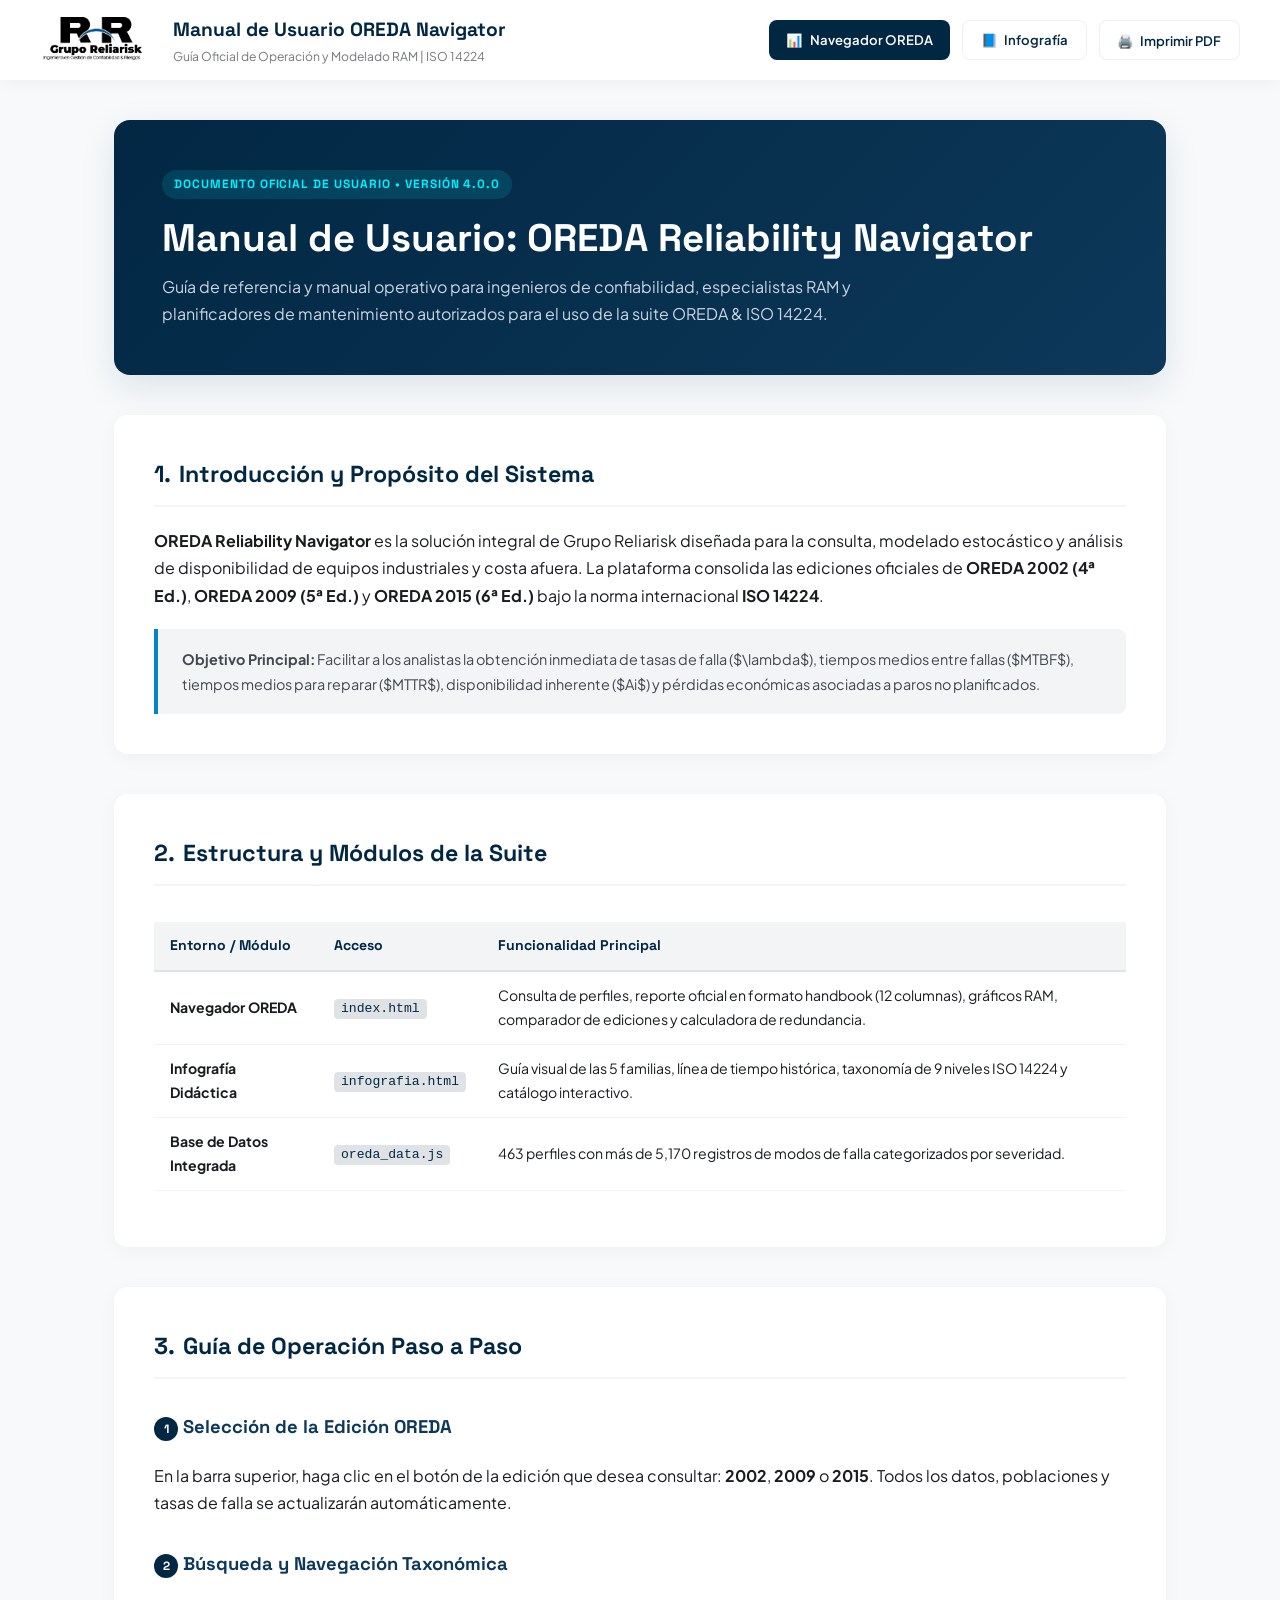
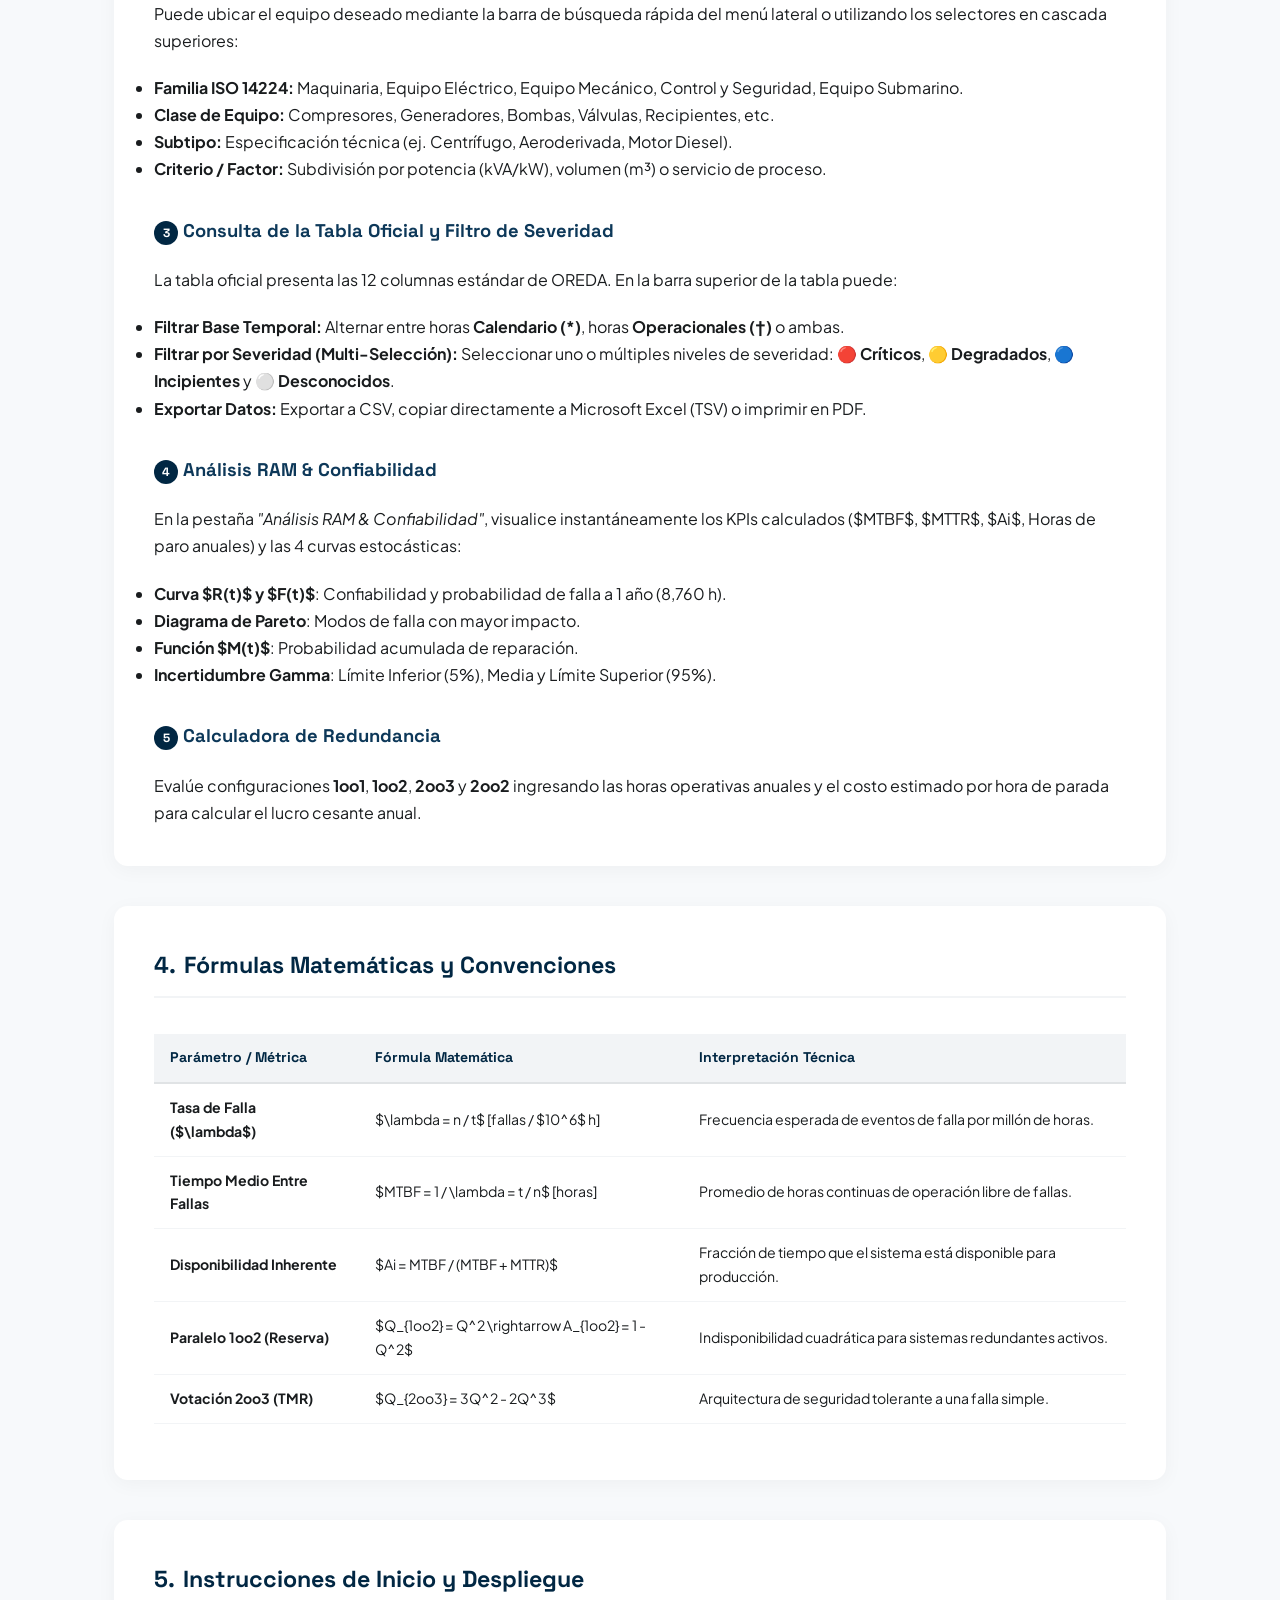
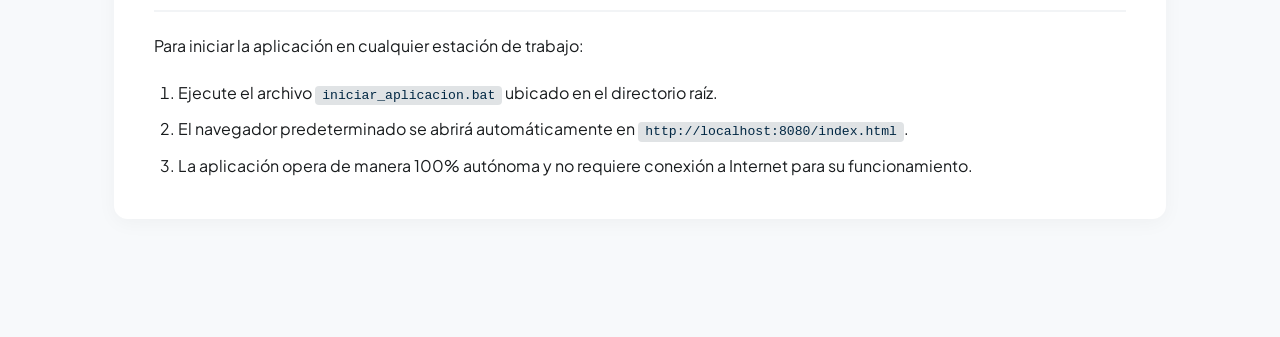
<file: manual_usuario.html>
<!DOCTYPE html>
<html lang="es">
<head>
  <meta charset="UTF-8">
  <meta name="viewport" content="width=device-width, initial-scale=1.0">
  <title>Manual de Usuario | OREDA Reliability Navigator - Grupo Reliarisk</title>
  
  <!-- Fonts -->
  <link rel="preconnect" href="https://fonts.googleapis.com">
  <link rel="preconnect" href="https://fonts.gstatic.com" crossorigin>
  <link href="https://fonts.googleapis.com/css2?family=Plus+Jakarta+Sans:wght@400;500;600;700;800&family=Space+Grotesk:wght@500;600;700;800&display=swap" rel="stylesheet">
  
  <style>
    :root {
      --primary: #012743;
      --primary-light: #0d3859;
      --primary-container: #1d3d5a;
      --electric-cyan: #00F0FF;
      --surface-lowest: #ffffff;
      --surface-low: #f2f4f6;
      --surface: #f7f9fb;
      --surface-highest: #e0e3e5;
      --text-primary: #191c1e;
      --text-secondary: #43474e;
      --text-muted: #73777f;
      --ghost-border: rgba(195, 199, 206, 0.25);
      --font-display: 'Space Grotesk', sans-serif;
      --font-body: 'Plus Jakarta Sans', sans-serif;
    }

    *, *::before, *::after {
      box-sizing: border-box;
      margin: 0;
      padding: 0;
    }

    body {
      font-family: var(--font-body);
      background-color: var(--surface);
      color: var(--text-primary);
      line-height: 1.7;
      padding-bottom: 5rem;
    }

    .manual-header {
      position: sticky;
      top: 0;
      z-index: 1000;
      background: rgba(255, 255, 255, 0.94);
      backdrop-filter: blur(20px);
      box-shadow: 0 4px 16px rgba(25, 28, 30, 0.04);
      padding: 0.85rem 2.5rem;
      display: flex;
      justify-content: space-between;
      align-items: center;
    }

    .brand-box {
      display: flex;
      align-items: center;
      gap: 1.25rem;
    }

    .brand-logo {
      height: 46px;
      width: auto;
    }

    .brand-title {
      font-family: var(--font-display);
      font-weight: 700;
      font-size: 1.2rem;
      color: var(--primary);
    }

    .brand-sub {
      font-size: 0.76rem;
      color: var(--text-muted);
    }

    .header-actions {
      display: flex;
      gap: 0.75rem;
    }

    .nav-btn {
      display: inline-flex;
      align-items: center;
      gap: 0.45rem;
      padding: 0.5rem 1.1rem;
      font-family: var(--font-body);
      font-size: 0.82rem;
      font-weight: 600;
      text-decoration: none;
      border-radius: 0.5rem;
      cursor: pointer;
      transition: all 0.2s;
    }

    .nav-btn.primary {
      background: var(--primary);
      color: #fff;
    }

    .nav-btn.secondary {
      background: var(--surface-lowest);
      color: var(--primary);
      border: 1px solid var(--ghost-border);
    }

    .manual-container {
      max-width: 1100px;
      margin: 2.5rem auto;
      padding: 0 1.5rem;
      display: flex;
      flex-direction: column;
      gap: 2.5rem;
    }

    .manual-hero {
      background: linear-gradient(135deg, #012743 0%, #0d3859 100%);
      color: #fff;
      padding: 3rem;
      border-radius: 1rem;
      box-shadow: 0 12px 36px rgba(1, 39, 67, 0.1);
    }

    .manual-tag {
      font-family: var(--font-display);
      font-size: 0.75rem;
      font-weight: 700;
      color: var(--electric-cyan);
      background: rgba(0, 240, 255, 0.12);
      padding: 0.25rem 0.75rem;
      border-radius: 999px;
      display: inline-block;
      margin-bottom: 1rem;
      text-transform: uppercase;
      letter-spacing: 0.08em;
    }

    .manual-hero h1 {
      font-family: var(--font-display);
      font-size: 2.4rem;
      font-weight: 800;
      line-height: 1.2;
      margin-bottom: 0.75rem;
    }

    .manual-hero p {
      font-size: 1rem;
      color: #cbd5e1;
      max-width: 800px;
    }

    .doc-section {
      background: var(--surface-lowest);
      border-radius: 0.85rem;
      padding: 2.5rem;
      box-shadow: 0 4px 20px rgba(25, 28, 30, 0.04);
      display: flex;
      flex-direction: column;
      gap: 1.25rem;
    }

    .doc-section h2 {
      font-family: var(--font-display);
      font-size: 1.45rem;
      font-weight: 700;
      color: var(--primary);
      border-bottom: 2px solid var(--surface-low);
      padding-bottom: 0.65rem;
      display: flex;
      align-items: center;
      gap: 0.5rem;
    }

    .doc-section h3 {
      font-family: var(--font-display);
      font-size: 1.15rem;
      font-weight: 700;
      color: var(--primary-light);
      margin-top: 0.75rem;
    }

    .doc-table {
      width: 100%;
      border-collapse: collapse;
      font-size: 0.88rem;
      margin: 1rem 0;
    }

    .doc-table th {
      background: var(--surface-low);
      padding: 0.75rem 1rem;
      text-align: left;
      color: var(--primary);
      font-weight: 700;
      font-family: var(--font-display);
      border-bottom: 2px solid var(--surface-highest);
    }

    .doc-table td {
      padding: 0.75rem 1rem;
      border-bottom: 1px solid var(--surface-low);
    }

    .doc-table tr:hover td {
      background: rgba(0, 0, 0, 0.015);
    }

    .callout-box {
      background: var(--surface-low);
      border-left: 4px solid #0284c7;
      padding: 1.15rem 1.5rem;
      border-radius: 0 0.5rem 0.5rem 0;
      font-size: 0.9rem;
      color: var(--text-secondary);
    }

    .code-pill {
      font-family: monospace;
      background: var(--surface-highest);
      padding: 0.15rem 0.45rem;
      border-radius: 0.25rem;
      font-size: 0.82rem;
      color: var(--primary);
    }

    .step-badge {
      display: inline-flex;
      align-items: center;
      justify-content: center;
      width: 24px;
      height: 24px;
      background: var(--primary);
      color: #fff;
      border-radius: 50%;
      font-size: 0.75rem;
      font-weight: 700;
    }

    @media print {
      .manual-header, .header-actions { display: none !important; }
      body { background: #fff; padding: 0; }
      .manual-container { max-width: 100%; margin: 0; padding: 0; }
      .doc-section { box-shadow: none; border: 1px solid #ccc; page-break-inside: avoid; }
    }
  </style>
</head>
<body>

  <!-- Header -->
  <header class="manual-header">
    <div class="brand-box">
      <img src="mi_logo.png" alt="Grupo Reliarisk" class="brand-logo">
      <div>
        <div class="brand-title">Manual de Usuario OREDA Navigator</div>
        <div class="brand-sub">Guía Oficial de Operación y Modelado RAM | ISO 14224</div>
      </div>
    </div>

    <div class="header-actions">
      <a href="index.html" class="nav-btn primary"><span>📊</span> Navegador OREDA</a>
      <a href="infografia.html" class="nav-btn secondary"><span>📘</span> Infografía</a>
      <button class="nav-btn secondary" onclick="window.print()"><span>🖨️</span> Imprimir PDF</button>
    </div>
  </header>

  <div class="manual-container">

    <!-- Hero -->
    <div class="manual-hero">
      <span class="manual-tag">Documento Oficial de Usuario • Versión 4.0.0</span>
      <h1>Manual de Usuario: OREDA Reliability Navigator</h1>
      <p>
        Guía de referencia y manual operativo para ingenieros de confiabilidad, especialistas RAM y planificadores de mantenimiento autorizados para el uso de la suite OREDA & ISO 14224.
      </p>
    </div>

    <!-- Section 1 -->
    <section class="doc-section">
      <h2><span>1.</span> Introducción y Propósito del Sistema</h2>
      <p>
        <strong>OREDA Reliability Navigator</strong> es la solución integral de Grupo Reliarisk diseñada para la consulta, modelado estocástico y análisis de disponibilidad de equipos industriales y costa afuera. La plataforma consolida las ediciones oficiales de <strong>OREDA 2002 (4ª Ed.)</strong>, <strong>OREDA 2009 (5ª Ed.)</strong> y <strong>OREDA 2015 (6ª Ed.)</strong> bajo la norma internacional <strong>ISO 14224</strong>.
      </p>

      <div class="callout-box">
        <strong>Objetivo Principal:</strong> Facilitar a los analistas la obtención inmediata de tasas de falla ($\lambda$), tiempos medios entre fallas ($MTBF$), tiempos medios para reparar ($MTTR$), disponibilidad inherente ($Ai$) y pérdidas económicas asociadas a paros no planificados.
      </div>
    </section>

    <!-- Section 2 -->
    <section class="doc-section">
      <h2><span>2.</span> Estructura y Módulos de la Suite</h2>
      <table class="doc-table">
        <thead>
          <tr>
            <th>Entorno / Módulo</th>
            <th>Acceso</th>
            <th>Funcionalidad Principal</th>
          </tr>
        </thead>
        <tbody>
          <tr>
            <td><strong>Navegador OREDA</strong></td>
            <td><span class="code-pill">index.html</span></td>
            <td>Consulta de perfiles, reporte oficial en formato handbook (12 columnas), gráficos RAM, comparador de ediciones y calculadora de redundancia.</td>
          </tr>
          <tr>
            <td><strong>Infografía Didáctica</strong></td>
            <td><span class="code-pill">infografia.html</span></td>
            <td>Guía visual de las 5 familias, línea de tiempo histórica, taxonomía de 9 niveles ISO 14224 y catálogo interactivo.</td>
          </tr>
          <tr>
            <td><strong>Base de Datos Integrada</strong></td>
            <td><span class="code-pill">oreda_data.js</span></td>
            <td>463 perfiles con más de 5,170 registros de modos de falla categorizados por severidad.</td>
          </tr>
        </tbody>
      </table>
    </section>

    <!-- Section 3 -->
    <section class="doc-section">
      <h2><span>3.</span> Guía de Operación Paso a Paso</h2>

      <h3><span class="step-badge">1</span> Selección de la Edición OREDA</h3>
      <p>
        En la barra superior, haga clic en el botón de la edición que desea consultar: <strong>2002</strong>, <strong>2009</strong> o <strong>2015</strong>. Todos los datos, poblaciones y tasas de falla se actualizarán automáticamente.
      </p>

      <h3><span class="step-badge">2</span> Búsqueda y Navegación Taxonómica</h3>
      <p>
        Puede ubicar el equipo deseado mediante la barra de búsqueda rápida del menú lateral o utilizando los selectores en cascada superiores:
      </p>
      <ul>
        <li><strong>Familia ISO 14224:</strong> Maquinaria, Equipo Eléctrico, Equipo Mecánico, Control y Seguridad, Equipo Submarino.</li>
        <li><strong>Clase de Equipo:</strong> Compresores, Generadores, Bombas, Válvulas, Recipientes, etc.</li>
        <li><strong>Subtipo:</strong> Especificación técnica (ej. Centrífugo, Aeroderivada, Motor Diesel).</li>
        <li><strong>Criterio / Factor:</strong> Subdivisión por potencia (kVA/kW), volumen (m³) o servicio de proceso.</li>
      </ul>

      <h3><span class="step-badge">3</span> Consulta de la Tabla Oficial y Filtro de Severidad</h3>
      <p>
        La tabla oficial presenta las 12 columnas estándar de OREDA. En la barra superior de la tabla puede:
      </p>
      <ul>
        <li><strong>Filtrar Base Temporal:</strong> Alternar entre horas <strong>Calendario (*)</strong>, horas <strong>Operacionales (†)</strong> o ambas.</li>
        <li><strong>Filtrar por Severidad (Multi-Selección):</strong> Seleccionar uno o múltiples niveles de severidad: <strong>🔴 Críticos</strong>, <strong>🟡 Degradados</strong>, <strong>🔵 Incipientes</strong> y <strong>⚪ Desconocidos</strong>.</li>
        <li><strong>Exportar Datos:</strong> Exportar a CSV, copiar directamente a Microsoft Excel (TSV) o imprimir en PDF.</li>
      </ul>

      <h3><span class="step-badge">4</span> Análisis RAM & Confiabilidad</h3>
      <p>
        En la pestaña <em>"Análisis RAM & Confiabilidad"</em>, visualice instantáneamente los KPIs calculados ($MTBF$, $MTTR$, $Ai$, Horas de paro anuales) y las 4 curvas estocásticas:
      </p>
      <ul>
        <li><strong>Curva $R(t)$ y $F(t)$</strong>: Confiabilidad y probabilidad de falla a 1 año (8,760 h).</li>
        <li><strong>Diagrama de Pareto</strong>: Modos de falla con mayor impacto.</li>
        <li><strong>Función $M(t)$</strong>: Probabilidad acumulada de reparación.</li>
        <li><strong>Incertidumbre Gamma</strong>: Límite Inferior (5%), Media y Límite Superior (95%).</li>
      </ul>

      <h3><span class="step-badge">5</span> Calculadora de Redundancia</h3>
      <p>
        Evalúe configuraciones <strong>1oo1</strong>, <strong>1oo2</strong>, <strong>2oo3</strong> y <strong>2oo2</strong> ingresando las horas operativas anuales y el costo estimado por hora de parada para calcular el lucro cesante anual.
      </p>
    </section>

    <!-- Section 4 -->
    <section class="doc-section">
      <h2><span>4.</span> Fórmulas Matemáticas y Convenciones</h2>
      <table class="doc-table">
        <thead>
          <tr>
            <th>Parámetro / Métrica</th>
            <th>Fórmula Matemática</th>
            <th>Interpretación Técnica</th>
          </tr>
        </thead>
        <tbody>
          <tr>
            <td><strong>Tasa de Falla ($\lambda$)</strong></td>
            <td>$\lambda = n / t$ [fallas / $10^6$ h]</td>
            <td>Frecuencia esperada de eventos de falla por millón de horas.</td>
          </tr>
          <tr>
            <td><strong>Tiempo Medio Entre Fallas</strong></td>
            <td>$MTBF = 1 / \lambda = t / n$ [horas]</td>
            <td>Promedio de horas continuas de operación libre de fallas.</td>
          </tr>
          <tr>
            <td><strong>Disponibilidad Inherente</strong></td>
            <td>$Ai = MTBF / (MTBF + MTTR)$</td>
            <td>Fracción de tiempo que el sistema está disponible para producción.</td>
          </tr>
          <tr>
            <td><strong>Paralelo 1oo2 (Reserva)</strong></td>
            <td>$Q_{1oo2} = Q^2 \rightarrow A_{1oo2} = 1 - Q^2$</td>
            <td>Indisponibilidad cuadrática para sistemas redundantes activos.</td>
          </tr>
          <tr>
            <td><strong>Votación 2oo3 (TMR)</strong></td>
            <td>$Q_{2oo3} = 3Q^2 - 2Q^3$</td>
            <td>Arquitectura de seguridad tolerante a una falla simple.</td>
          </tr>
        </tbody>
      </table>
    </section>

    <!-- Section 5 -->
    <section class="doc-section">
      <h2><span>5.</span> Instrucciones de Inicio y Despliegue</h2>
      <p>
        Para iniciar la aplicación en cualquier estación de trabajo:
      </p>
      <ol style="margin-left: 1.5rem; display: flex; flex-direction: column; gap: 0.5rem;">
        <li>Ejecute el archivo <span class="code-pill">iniciar_aplicacion.bat</span> ubicado en el directorio raíz.</li>
        <li>El navegador predeterminado se abrirá automáticamente en <span class="code-pill">http://localhost:8080/index.html</span>.</li>
        <li>La aplicación opera de manera 100% autónoma y no requiere conexión a Internet para su funcionamiento.</li>
      </ol>
    </section>

  </div>

</body>
</html>
</file>
<file: app.css>
/* ==========================================================================
   OREDA RELIABILITY NAVIGATOR - DESIGN SYSTEM: "THE PRECISION ARCHITECT"
   Strictly adheres to DESIGN.md
   Colors: Deep Navy (#012743), Slate Blue (#0e3558), Electric Cyan (#00d2ff)
   Surfaces: #ffffff, #f2f4f6, #f7f9fb, #e0e3e5
   Typography: Space Grotesk + Inter
   No-Line Rule: Atmospheric depth & color shifts instead of harsh borders
   ========================================================================== */

@import url('https://fonts.googleapis.com/css2?family=Inter:wght@300;400;500;600;700&family=Space+Grotesk:wght@400;500;600;700&display=swap');

:root {
  /* Surfaces */
  --surface-lowest: #ffffff;
  --surface-low: #f2f4f6;
  --surface: #f7f9fb;
  --surface-highest: #e0e3e5;
  --surface-alt: #e9ecef;
  
  /* Brand Palette */
  --primary: #012743;
  --primary-container: #0e3558;
  --primary-light: #1d4e79;
  --primary-gradient: linear-gradient(135deg, #012743 0%, #153b61 100%);
  --primary-hover-gradient: linear-gradient(135deg, #023861 0%, #1a4975 100%);
  
  /* Accents & Precision Highlights */
  --electric-cyan: #00d2ff;
  --cyan-glow: rgba(0, 210, 255, 0.25);
  --cyan-subtle: rgba(0, 210, 255, 0.08);
  
  /* Status Colors */
  --status-critical: #d9383a;
  --status-critical-bg: #fee2e2;
  --status-degraded: #f59e0b;
  --status-degraded-bg: #fef3c7;
  --status-incipient: #10b981;
  --status-incipient-bg: #d1fae5;
  --status-all: #6366f1;
  --status-all-bg: #e0e7ff;
  
  /* Typography Colors */
  --text-primary: #0b1a2b;
  --text-secondary: #475569;
  --text-muted: #8898aa;
  --text-light: #ffffff;
  
  /* Elevation & Ghost Borders */
  --ghost-border: rgba(195, 199, 206, 0.25);
  --ghost-border-strong: rgba(195, 199, 206, 0.45);
  --ambient-shadow: 0 12px 40px rgba(25, 28, 30, 0.06);
  --ambient-shadow-lg: 0 20px 60px rgba(1, 39, 67, 0.12);
  --ambient-shadow-sm: 0 4px 20px rgba(25, 28, 30, 0.04);
  
  /* Fonts */
  --font-display: 'Space Grotesk', -apple-system, BlinkMacSystemFont, sans-serif;
  --font-body: 'Inter', -apple-system, BlinkMacSystemFont, sans-serif;
  
  /* Transitions */
  --trans-fast: 0.18s cubic-bezier(0.4, 0, 0.2, 1);
  --trans-normal: 0.28s cubic-bezier(0.4, 0, 0.2, 1);
}

/* ==========================================================================
   RESET & GLOBAL BASE
   ========================================================================== */
*, *::before, *::after {
  box-sizing: border-box;
  margin: 0;
  padding: 0;
}

body {
  font-family: var(--font-body);
  background-color: var(--surface);
  color: var(--text-primary);
  line-height: 1.5;
  -webkit-font-smoothing: antialiased;
  min-height: 100vh;
  display: flex;
  flex-direction: column;
}

/* ==========================================================================
   TOP BAR & NAVIGATION (Glassmorphism & Brand Header)
   ========================================================================== */
.app-header {
  position: sticky;
  top: 0;
  z-index: 1000;
  background: rgba(255, 255, 255, 0.92);
  backdrop-filter: blur(20px);
  -webkit-backdrop-filter: blur(20px);
  box-shadow: var(--ambient-shadow-sm);
  padding: 0.75rem 2rem;
  display: flex;
  justify-content: space-between;
  align-items: center;
  transition: var(--trans-normal);
}

.brand-section {
  display: flex;
  align-items: center;
  gap: 1.5rem;
}

.logo-container {
  display: flex;
  align-items: center;
  gap: 1rem;
}

.company-logo {
  height: 48px;
  width: auto;
  object-fit: contain;
  filter: drop-shadow(0 2px 8px rgba(0, 0, 0, 0.05));
}

.brand-titles {
  display: flex;
  flex-direction: column;
}

.brand-name {
  font-family: var(--font-display);
  font-weight: 700;
  font-size: 1.35rem;
  color: var(--primary);
  letter-spacing: -0.02em;
  display: flex;
  align-items: center;
  gap: 0.5rem;
}

.brand-badge {
  font-family: var(--font-body);
  font-size: 0.65rem;
  font-weight: 700;
  text-transform: uppercase;
  letter-spacing: 0.08em;
  background: var(--primary-container);
  color: var(--electric-cyan);
  padding: 0.2rem 0.55rem;
  border-radius: 999px;
}

.brand-sub {
  font-size: 0.8rem;
  color: var(--text-secondary);
  font-weight: 500;
}

.header-actions {
  display: flex;
  align-items: center;
  gap: 1.25rem;
}

/* Edition Selector Segmented Control */
.edition-selector-wrap {
  display: flex;
  align-items: center;
  background: var(--surface-highest);
  padding: 0.25rem;
  border-radius: 0.5rem;
  box-shadow: inset 0 1px 3px rgba(0, 0, 0, 0.05);
}

.edition-btn {
  font-family: var(--font-display);
  font-size: 0.85rem;
  font-weight: 600;
  padding: 0.45rem 1rem;
  border: none;
  background: transparent;
  color: var(--text-secondary);
  border-radius: 0.35rem;
  cursor: pointer;
  transition: var(--trans-fast);
  display: flex;
  align-items: center;
  gap: 0.35rem;
}

.edition-btn:hover {
  color: var(--primary);
}

.edition-btn.active {
  background: var(--surface-lowest);
  color: var(--primary);
  box-shadow: 0 2px 8px rgba(1, 39, 67, 0.08);
}

.edition-btn.active .pill-tag {
  background: var(--primary);
  color: #fff;
}

.pill-tag {
  font-size: 0.65rem;
  padding: 0.1rem 0.4rem;
  border-radius: 4px;
  background: rgba(0, 0, 0, 0.06);
  font-weight: 700;
}

.preset-btn-sample {
  display: flex;
  align-items: center;
  gap: 0.5rem;
  background: var(--primary-gradient);
  color: #ffffff;
  border: none;
  padding: 0.55rem 1.15rem;
  border-radius: 0.5rem;
  font-family: var(--font-display);
  font-size: 0.85rem;
  font-weight: 600;
  cursor: pointer;
  transition: var(--trans-normal);
  box-shadow: 0 4px 12px rgba(1, 39, 67, 0.15);
}

.preset-btn-sample:hover {
  background: var(--primary-hover-gradient);
  transform: translateY(-1px);
  box-shadow: 0 6px 16px rgba(1, 39, 67, 0.22);
}

.preset-btn-sample .icon-sparkle {
  color: var(--electric-cyan);
  font-size: 1rem;
}

/* ==========================================================================
   APP CONTAINER & LAYOUT ASYMMETRY (DESIGN.md Section 1 & 6)
   ========================================================================== */
.main-layout {
  display: grid;
  grid-template-columns: 340px 1fr;
  flex: 1;
  min-height: calc(100vh - 75px);
  gap: 0;
}

/* ==========================================================================
   LEFT SIDEBAR: ISO 14224 HIERARCHY NAVIGATION
   ========================================================================== */
.sidebar-panel {
  background: var(--surface-low);
  padding: 1.5rem 1.25rem;
  display: flex;
  flex-direction: column;
  gap: 1.25rem;
  overflow-y: auto;
  max-height: calc(100vh - 75px);
  position: sticky;
  top: 75px;
}

.sidebar-title-row {
  display: flex;
  align-items: center;
  justify-content: space-between;
  padding-bottom: 0.5rem;
}

.sidebar-title {
  font-family: var(--font-display);
  font-size: 0.95rem;
  font-weight: 700;
  color: var(--primary);
  text-transform: uppercase;
  letter-spacing: 0.05em;
  display: flex;
  align-items: center;
  gap: 0.5rem;
}

.omnisearch-well {
  position: relative;
  background: var(--surface-highest);
  border-radius: 0.35rem;
  transition: var(--trans-fast);
}

.omnisearch-input {
  width: 100%;
  padding: 0.65rem 1rem 0.65rem 2.25rem;
  font-family: var(--font-body);
  font-size: 0.85rem;
  background: transparent;
  border: none;
  outline: none;
  color: var(--text-primary);
  border-radius: 0.35rem;
}

.omnisearch-input::placeholder {
  color: var(--text-muted);
}

.omnisearch-well::after {
  content: '';
  position: absolute;
  bottom: 0;
  left: 0;
  right: 0;
  height: 2px;
  background: var(--electric-cyan);
  transform: scaleX(0);
  transition: var(--trans-fast);
}

.omnisearch-well:focus-within::after {
  transform: scaleX(1);
}

.omnisearch-icon {
  position: absolute;
  left: 0.75rem;
  top: 50%;
  transform: translateY(-50%);
  color: var(--text-muted);
  font-size: 0.9rem;
  pointer-events: none;
}

/* Hierarchy Navigation Cards */
.hierarchy-accordion {
  display: flex;
  flex-direction: column;
  gap: 0.75rem;
}

.family-block {
  background: var(--surface-lowest);
  border-radius: 0.5rem;
  overflow: hidden;
  box-shadow: var(--ambient-shadow-sm);
  transition: var(--trans-fast);
}

.family-header {
  padding: 0.85rem 1rem;
  display: flex;
  align-items: center;
  justify-content: space-between;
  cursor: pointer;
  background: var(--surface-lowest);
  transition: var(--trans-fast);
  user-select: none;
}

.family-header:hover {
  background: rgba(1, 39, 67, 0.03);
}

.family-info {
  display: flex;
  align-items: center;
  gap: 0.65rem;
}

.family-icon {
  width: 28px;
  height: 28px;
  border-radius: 6px;
  background: var(--surface-low);
  display: flex;
  align-items: center;
  justify-content: center;
  color: var(--primary);
  font-size: 0.95rem;
}

.family-name {
  font-family: var(--font-display);
  font-size: 0.88rem;
  font-weight: 600;
  color: var(--primary);
}

.family-badge {
  font-size: 0.7rem;
  color: var(--text-muted);
  background: var(--surface-low);
  padding: 0.15rem 0.5rem;
  border-radius: 999px;
  font-weight: 600;
}

/* Hierarchy Navigation Cards & Multi-Level Tree */
.hierarchy-accordion {
  display: flex;
  flex-direction: column;
  gap: 0.75rem;
}

.family-block {
  background: var(--surface-lowest);
  border-radius: 0.5rem;
  overflow: hidden;
  box-shadow: var(--ambient-shadow-sm);
  transition: var(--trans-fast);
}

.family-header {
  padding: 0.85rem 1rem;
  display: flex;
  align-items: center;
  justify-content: space-between;
  cursor: pointer;
  background: var(--surface-lowest);
  transition: var(--trans-fast);
  user-select: none;
}

.family-header:hover {
  background: rgba(1, 39, 67, 0.03);
}

.family-info {
  display: flex;
  align-items: center;
  gap: 0.65rem;
}

.family-icon {
  width: 28px;
  height: 28px;
  border-radius: 6px;
  background: var(--surface-low);
  display: flex;
  align-items: center;
  justify-content: center;
  color: var(--primary);
  font-size: 0.95rem;
}

.family-name {
  font-family: var(--font-display);
  font-size: 0.88rem;
  font-weight: 600;
  color: var(--primary);
}

.family-badge {
  font-size: 0.7rem;
  color: var(--text-muted);
  background: var(--surface-low);
  padding: 0.15rem 0.5rem;
  border-radius: 999px;
  font-weight: 600;
}

/* Equipment Class Nested Section (Level 6) */
.class-nested-block {
  margin: 0.25rem 0.5rem 0.5rem 0.5rem;
  border-radius: 0.35rem;
  background: var(--surface-low);
  overflow: hidden;
}

.class-nested-header {
  padding: 0.55rem 0.75rem;
  display: flex;
  align-items: center;
  justify-content: space-between;
  cursor: pointer;
  font-family: var(--font-display);
  font-size: 0.82rem;
  font-weight: 700;
  color: var(--primary);
  background: var(--surface-highest);
  transition: var(--trans-fast);
  user-select: none;
}

.class-nested-header:hover {
  background: #d5d9dc;
}

.class-nested-title {
  display: flex;
  align-items: center;
  gap: 0.4rem;
}

.class-nested-badge {
  font-size: 0.68rem;
  background: var(--surface-lowest);
  color: var(--primary);
  padding: 0.1rem 0.4rem;
  border-radius: 999px;
  font-weight: 600;
}

.class-nested-list {
  padding: 0.25rem;
  display: flex;
  flex-direction: column;
  gap: 0.2rem;
  background: var(--surface-low);
  max-height: 380px;
  overflow-y: auto;
  transition: all 0.2s ease;
}

.class-caret {
  display: inline-block;
  transition: transform 0.2s ease;
  font-size: 0.7rem;
  color: var(--text-muted);
}

.class-nested-block.collapsed .class-caret {
  transform: rotate(-90deg);
}

.class-nested-block.collapsed .class-nested-list {
  display: none;
}

.family-items-list {
  padding: 0.25rem 0.5rem 0.65rem 0.5rem;
  display: flex;
  flex-direction: column;
  gap: 0.4rem;
  background: var(--surface-lowest);
}

.nav-item-btn {
  width: 100%;
  text-align: left;
  padding: 0.45rem 0.65rem;
  border-radius: 0.3rem;
  border: none;
  background: var(--surface-lowest);
  color: var(--text-secondary);
  font-size: 0.79rem;
  font-family: var(--font-body);
  font-weight: 500;
  cursor: pointer;
  display: flex;
  align-items: center;
  justify-content: space-between;
  transition: var(--trans-fast);
  line-height: 1.3;
}

.nav-item-btn:hover {
  background: #ffffff;
  color: var(--primary);
  box-shadow: 0 1px 4px rgba(0, 0, 0, 0.05);
}

.nav-item-btn.active {
  background: var(--primary-container) !important;
  color: #ffffff !important;
  font-weight: 600;
  box-shadow: 0 2px 6px rgba(1, 39, 67, 0.15);
}

.nav-item-btn.active .taxonomy-tag {
  color: var(--electric-cyan) !important;
}

.nav-item-text {
  display: flex;
  flex-direction: column;
  gap: 0.1rem;
}

.nav-item-subtext {
  font-size: 0.68rem;
  color: var(--text-muted);
}

.nav-item-btn.active .nav-item-subtext {
  color: rgba(255, 255, 255, 0.75);
}

.taxonomy-tag {
  font-family: var(--font-display);
  font-size: 0.7rem;
  color: var(--text-muted);
}

/* ==========================================================================
   WORKSPACE / MAIN CONTENT AREA
   ========================================================================== */
.workspace-content {
  padding: 2rem 2.5rem;
  overflow-y: auto;
  display: flex;
  flex-direction: column;
  gap: 2rem;
}

/* Equipment Header Hero Panel */
.equipment-hero-panel {
  background: var(--surface-lowest);
  border-radius: 0.75rem;
  padding: 1.75rem 2rem;
  box-shadow: var(--ambient-shadow);
  display: flex;
  flex-direction: column;
  gap: 1.25rem;
  position: relative;
  overflow: hidden;
}

.equipment-hero-panel::before {
  content: '';
  position: absolute;
  top: 0;
  left: 0;
  width: 5px;
  height: 100%;
  background: var(--primary);
}

.hero-top-row {
  display: flex;
  justify-content: space-between;
  align-items: flex-start;
  gap: 1rem;
}

.hero-title-area {
  display: flex;
  flex-direction: column;
  gap: 0.4rem;
}

.hero-breadcrumbs {
  display: flex;
  align-items: center;
  gap: 0.5rem;
  font-size: 0.78rem;
  color: var(--text-muted);
  font-weight: 500;
}

.hero-breadcrumbs span.sep {
  opacity: 0.5;
}

.hero-equipment-name {
  font-family: var(--font-display);
  font-size: 1.85rem;
  font-weight: 700;
  color: var(--primary);
  line-height: 1.2;
}

.hero-equipment-desc {
  font-size: 0.88rem;
  color: var(--text-secondary);
  max-width: 850px;
}

.hero-meta-grid {
  display: grid;
  grid-template-columns: repeat(auto-fit, minmax(140px, 1fr));
  gap: 1rem;
  background: var(--surface-low);
  padding: 1rem 1.25rem;
  border-radius: 0.5rem;
}

.meta-pill {
  display: flex;
  flex-direction: column;
  gap: 0.2rem;
}

.meta-label {
  font-size: 0.72rem;
  text-transform: uppercase;
  color: var(--text-muted);
  font-weight: 600;
  letter-spacing: 0.04em;
}

.meta-value {
  font-family: var(--font-display);
  font-size: 1.1rem;
  font-weight: 700;
  color: var(--primary);
}

.meta-value.accent {
  color: #0284c7;
}

/* Sub-level Taxonomy Quick Filter Bar */
.taxonomy-filter-bar {
  display: flex;
  flex-wrap: wrap;
  align-items: center;
  gap: 0.75rem;
  padding: 1rem 1.5rem;
  background: var(--surface-lowest);
  border-radius: 0.5rem;
  box-shadow: var(--ambient-shadow-sm);
}

.filter-group {
  display: flex;
  align-items: center;
  gap: 0.5rem;
}

.filter-group-label {
  font-size: 0.75rem;
  font-weight: 600;
  color: var(--text-muted);
  text-transform: uppercase;
  letter-spacing: 0.04em;
}

.filter-select {
  padding: 0.4rem 0.85rem;
  border: none;
  background: var(--surface-highest);
  color: var(--text-primary);
  border-radius: 0.35rem;
  font-family: var(--font-body);
  font-size: 0.82rem;
  font-weight: 500;
  cursor: pointer;
  outline: none;
  transition: var(--trans-fast);
}

.filter-select:focus {
  box-shadow: 0 0 0 2px var(--electric-cyan);
}

/* ==========================================================================
   VIEW TABS: USER REPORT (EXACT MATCH) vs RAM ANALYTICS vs COMPARE
   ========================================================================== */
.view-tabs-container {
  display: flex;
  align-items: center;
  justify-content: space-between;
  border-bottom: 2px solid var(--surface-highest);
  padding-bottom: 0;
}

.view-tabs-list {
  display: flex;
  gap: 1.5rem;
}

.view-tab-btn {
  font-family: var(--font-display);
  font-size: 0.95rem;
  font-weight: 600;
  color: var(--text-secondary);
  background: transparent;
  border: none;
  padding: 0.65rem 0.5rem 0.9rem 0.5rem;
  cursor: pointer;
  position: relative;
  transition: var(--trans-fast);
  display: flex;
  align-items: center;
  gap: 0.5rem;
}

.view-tab-btn:hover {
  color: var(--primary);
}

.view-tab-btn.active {
  color: var(--primary);
}

.view-tab-btn.active::after {
  content: '';
  position: absolute;
  bottom: -2px;
  left: 0;
  right: 0;
  height: 3px;
  background: var(--primary);
  border-radius: 3px 3px 0 0;
}

.tab-badge {
  font-size: 0.68rem;
  padding: 0.15rem 0.45rem;
  border-radius: 999px;
  background: var(--surface-highest);
  color: var(--text-secondary);
}

.view-tab-btn.active .tab-badge {
  background: var(--primary-container);
  color: var(--electric-cyan);
}

.tab-actions {
  display: flex;
  align-items: center;
  gap: 0.65rem;
}

.action-btn-secondary {
  display: flex;
  align-items: center;
  gap: 0.4rem;
  padding: 0.45rem 0.9rem;
  font-family: var(--font-body);
  font-size: 0.8rem;
  font-weight: 600;
  background: var(--surface-lowest);
  color: var(--primary);
  border: 1px solid var(--ghost-border);
  border-radius: 0.35rem;
  cursor: pointer;
  transition: var(--trans-fast);
}

.action-btn-secondary:hover {
  background: var(--surface-low);
  border-color: var(--ghost-border-strong);
  transform: translateY(-1px);
}

/* ==========================================================================
   OFFICIAL OREDA REPORT TABLE - EXACTLY LIKE USER'S IMAGE
   ========================================================================== */
.table-container-card {
  background: var(--surface-lowest);
  border-radius: 0.75rem;
  box-shadow: var(--ambient-shadow);
  overflow: hidden;
  display: flex;
  flex-direction: column;
}

.table-toolbar {
  padding: 1rem 1.5rem;
  background: var(--surface-low);
  display: flex;
  flex-direction: column;
  gap: 0.85rem;
  border-bottom: 1px solid rgba(0, 0, 0, 0.05);
}

.table-toolbar-header-row {
  display: flex;
  justify-content: space-between;
  align-items: center;
  flex-wrap: wrap;
  gap: 1rem;
}

.table-toolbar-filter-row {
  display: flex;
  justify-content: space-between;
  align-items: center;
  flex-wrap: wrap;
  gap: 0.75rem;
  padding-top: 0.65rem;
  border-top: 1px dashed rgba(0, 0, 0, 0.08);
}

.table-toolbar-title {
  font-family: var(--font-display);
  font-size: 1.02rem;
  font-weight: 700;
  color: var(--primary);
  display: flex;
  align-items: center;
  gap: 0.6rem;
}

.table-filter-group-wrapper,
.severity-filter-wrapper {
  display: flex;
  align-items: center;
  flex-wrap: wrap;
  gap: 0.5rem;
}

.toolbar-label {
  font-size: 0.75rem;
  font-weight: 700;
  color: var(--text-muted);
  text-transform: uppercase;
  letter-spacing: 0.04em;
  display: flex;
  align-items: center;
  gap: 0.35rem;
}

.table-filter-pills {
  display: flex;
  flex-wrap: wrap;
  gap: 0.4rem;
}

.filter-pill-btn {
  font-size: 0.78rem;
  font-weight: 600;
  padding: 0.35rem 0.8rem;
  border-radius: 999px;
  border: 1px solid transparent;
  background: var(--surface-lowest);
  color: var(--text-secondary);
  cursor: pointer;
  transition: var(--trans-fast);
  box-shadow: 0 1px 3px rgba(0, 0, 0, 0.04);
  display: flex;
  align-items: center;
  gap: 0.35rem;
  user-select: none;
}

.filter-pill-btn:hover {
  background: #ffffff;
  color: var(--primary);
  box-shadow: 0 2px 6px rgba(0, 0, 0, 0.08);
}

.filter-pill-btn.active {
  background: var(--primary);
  color: #fff;
  box-shadow: 0 2px 6px rgba(1, 39, 67, 0.2);
}

/* Specific Severity Pill Button Themes */
.sev-dot {
  width: 8px;
  height: 8px;
  border-radius: 50%;
  display: inline-block;
}

.dot-crit { background: #ef4444; }
.dot-deg { background: #f59e0b; }
.dot-inc { background: #0284c7; }
.dot-unk { background: #64748b; }

.severity-btn-crit.active {
  background: #dc2626 !important;
  color: #ffffff !important;
  box-shadow: 0 2px 8px rgba(220, 38, 38, 0.35) !important;
}

.severity-btn-deg.active {
  background: #d97706 !important;
  color: #ffffff !important;
  box-shadow: 0 2px 8px rgba(217, 119, 6, 0.35) !important;
}

.severity-btn-inc.active {
  background: #0284c7 !important;
  color: #ffffff !important;
  box-shadow: 0 2px 8px rgba(2, 132, 199, 0.35) !important;
}

.severity-btn-unk.active {
  background: #475569 !important;
  color: #ffffff !important;
  box-shadow: 0 2px 8px rgba(71, 85, 105, 0.35) !important;
}

.severity-active-summary .summary-pill {
  font-size: 0.75rem;
  color: var(--primary);
  background: var(--surface-highest);
  padding: 0.3rem 0.75rem;
  border-radius: 0.35rem;
  font-weight: 500;
  display: inline-block;
}

/* Table Severity Section Group Headers */
.severity-group-header td {
  padding: 0.65rem 1rem !important;
  font-family: var(--font-display) !important;
  font-weight: 700 !important;
  font-size: 0.82rem !important;
  letter-spacing: 0.04em !important;
  text-transform: uppercase !important;
  border-top: 1px solid rgba(0, 0, 0, 0.08) !important;
  border-bottom: 1px solid rgba(0, 0, 0, 0.08) !important;
}

.group-header-content {
  display: flex;
  align-items: center;
  justify-content: space-between;
}

.group-header-title-box {
  display: flex;
  align-items: center;
  gap: 0.6rem;
}

.group-header-count {
  font-size: 0.7rem;
  font-weight: 600;
  padding: 0.15rem 0.5rem;
  border-radius: 999px;
  background: rgba(255, 255, 255, 0.8);
}

.severity-group-header.group-critical td {
  background: #fee2e2 !important;
  color: #991b1b !important;
  border-left: 4px solid #ef4444 !important;
}
.severity-group-header.group-critical .group-header-count {
  color: #991b1b;
}

.severity-group-header.group-degraded td {
  background: #fef3c7 !important;
  color: #92400e !important;
  border-left: 4px solid #f59e0b !important;
}
.severity-group-header.group-degraded .group-header-count {
  color: #92400e;
}

.severity-group-header.group-incipient td {
  background: #e0f2fe !important;
  color: #075985 !important;
  border-left: 4px solid #0284c7 !important;
}
.severity-group-header.group-incipient .group-header-count {
  color: #075985;
}

.severity-group-header.group-unknown td {
  background: #f1f5f9 !important;
  color: #475569 !important;
  border-left: 4px solid #64748b !important;
}
.severity-group-header.group-unknown .group-header-count {
  color: #475569;
}

.severity-group-header.group-all td {
  background: #f3f4f6 !important;
  color: var(--primary) !important;
  border-left: 4px solid var(--primary) !important;
}

.col-mode-with-tag {
  display: flex;
  align-items: center;
  gap: 0.5rem;
}

.sev-mini-tag {
  font-size: 0.65rem;
  font-weight: 700;
  padding: 0.1rem 0.35rem;
  border-radius: 3px;
  text-transform: uppercase;
}

.tag-crit { background: #fee2e2; color: #b91c1c; }
.tag-deg { background: #fef3c7; color: #b45309; }
.tag-inc { background: #e0f2fe; color: #0369a1; }
.tag-unk { background: #f1f5f9; color: #475569; }
.tag-all { background: #e2e8f0; color: #1e293b; }

.table-responsive {
  width: 100%;
  overflow-x: auto;
}

/* OREDA Exact 2-Tier Header Table */
.oreda-report-table {
  width: 100%;
  border-collapse: collapse;
  font-family: var(--font-body);
  font-size: 0.84rem;
  text-align: left;
}

/* Header Tier 1 & 2: Charcoal/Grey theme matching OREDA Handbooks and user image */
.oreda-report-table thead tr.tier-1 th {
  background: #737373;
  color: #ffffff;
  font-family: var(--font-display);
  font-weight: 600;
  font-size: 0.88rem;
  padding: 0.65rem 0.85rem;
  text-align: center;
  border: 1px solid #525252;
}

.oreda-report-table thead tr.tier-2 th {
  background: #7f7f7f;
  color: #ffffff;
  font-family: var(--font-display);
  font-weight: 600;
  font-size: 0.82rem;
  padding: 0.65rem 0.85rem;
  text-align: center;
  border: 1px solid #5c5c5c;
}

.oreda-report-table thead tr th.col-left {
  text-align: left;
}

.oreda-report-table thead tr th.col-empty-top {
  background: #666666;
  border: 1px solid #525252;
}

/* Rows & Cells */
.oreda-report-table tbody tr {
  transition: background-color var(--trans-fast);
}

.oreda-report-table tbody tr:nth-child(even) {
  background-color: #fafbfc;
}

.oreda-report-table tbody tr:hover {
  background-color: #f0f4f8;
}

.oreda-report-table tbody td {
  padding: 0.6rem 0.85rem;
  border-bottom: 1px solid rgba(195, 199, 206, 0.35);
  border-right: 1px solid rgba(195, 199, 206, 0.25);
  color: var(--text-primary);
  white-space: nowrap;
}

.oreda-report-table tbody td.col-mode {
  font-weight: 600;
  color: var(--primary);
  text-align: left;
}

.oreda-report-table tbody td.col-code {
  font-family: var(--font-display);
  font-weight: 700;
  text-align: center;
  color: #1e293b;
}

.oreda-report-table tbody td.col-num {
  text-align: right;
  font-variant-numeric: tabular-nums;
  font-weight: 500;
}

.oreda-report-table tbody td.col-num.mean-col {
  font-weight: 700;
  color: var(--primary);
}

/* Time Basis Badges: * (Calendar) and † (Operational) */
.time-basis-star {
  color: #0284c7;
  font-weight: 700;
  margin-left: 2px;
}

.time-basis-dagger {
  color: #d97706;
  font-weight: 700;
  margin-left: 2px;
}

/* Total / All Modes Row */
.oreda-report-table tbody tr.row-all-modes {
  background-color: #edf2f7 !important;
  font-weight: 700;
  border-top: 2px solid #cbd5e1;
  border-bottom: 2px solid #cbd5e1;
}

.oreda-report-table tbody tr.row-all-modes td {
  color: var(--primary);
  font-weight: 700;
}

/* Footer Notes */
.table-footer-notes {
  padding: 0.85rem 1.5rem;
  background: var(--surface-low);
  font-size: 0.76rem;
  color: var(--text-secondary);
  display: flex;
  justify-content: space-between;
  align-items: center;
  flex-wrap: wrap;
  gap: 0.5rem;
}

/* ==========================================================================
   RAM ANALYTICS & INSIGHTS CARDS (Bento Box Design)
   ========================================================================== */
.ram-dashboard-grid {
  display: grid;
  grid-template-columns: repeat(4, 1fr);
  gap: 1.25rem;
}

.kpi-bento-card {
  background: var(--surface-lowest);
  border-radius: 0.75rem;
  padding: 1.25rem;
  box-shadow: var(--ambient-shadow);
  display: flex;
  flex-direction: column;
  justify-content: space-between;
  position: relative;
  overflow: hidden;
  transition: var(--trans-fast);
}

.kpi-bento-card:hover {
  transform: translateY(-2px);
  box-shadow: var(--ambient-shadow-lg);
}

.kpi-card-header {
  display: flex;
  justify-content: space-between;
  align-items: flex-start;
}

.kpi-card-title {
  font-size: 0.78rem;
  font-weight: 600;
  color: var(--text-secondary);
  text-transform: uppercase;
  letter-spacing: 0.04em;
}

.kpi-card-icon {
  width: 32px;
  height: 32px;
  border-radius: 8px;
  background: var(--surface-low);
  display: flex;
  align-items: center;
  justify-content: center;
  color: var(--primary);
}

.kpi-card-value {
  font-family: var(--font-display);
  font-size: 1.95rem;
  font-weight: 700;
  color: var(--primary);
  margin-top: 0.5rem;
  line-height: 1.1;
}

.kpi-card-sub {
  font-size: 0.76rem;
  color: var(--text-muted);
  margin-top: 0.35rem;
  display: flex;
  align-items: center;
  gap: 0.35rem;
}

/* Charts Section */
.charts-grid {
  display: grid;
  grid-template-columns: 1fr 1fr;
  gap: 1.5rem;
}

.chart-card {
  background: var(--surface-lowest);
  border-radius: 0.75rem;
  padding: 1.5rem;
  box-shadow: var(--ambient-shadow);
  display: flex;
  flex-direction: column;
  gap: 1rem;
}

.chart-card-header {
  display: flex;
  justify-content: space-between;
  align-items: center;
}

.chart-title {
  font-family: var(--font-display);
  font-size: 1rem;
  font-weight: 700;
  color: var(--primary);
}

.chart-subtitle {
  font-size: 0.78rem;
  color: var(--text-muted);
}

.svg-chart-container {
  width: 100%;
  height: 280px;
  position: relative;
}

/* ==========================================================================
   MULTI-EDITION COMPARATOR (2002 vs 2009 vs 2015)
   ========================================================================== */
.comparator-grid {
  display: grid;
  grid-template-columns: repeat(3, 1fr);
  gap: 1.5rem;
}

.edition-card {
  background: var(--surface-lowest);
  border-radius: 0.75rem;
  box-shadow: var(--ambient-shadow);
  padding: 1.5rem;
  display: flex;
  flex-direction: column;
  gap: 1rem;
  position: relative;
  overflow: hidden;
}

.edition-card.highlight {
  border-top: 4px solid var(--electric-cyan);
}

.edition-card-header {
  display: flex;
  justify-content: space-between;
  align-items: center;
}

.edition-badge-large {
  font-family: var(--font-display);
  font-size: 1.15rem;
  font-weight: 700;
  color: var(--primary);
}

.edition-stat-list {
  display: flex;
  flex-direction: column;
  gap: 0.65rem;
}

.edition-stat-row {
  display: flex;
  justify-content: space-between;
  align-items: center;
  padding: 0.45rem 0;
  border-bottom: 1px dashed var(--ghost-border);
  font-size: 0.82rem;
}

.stat-label {
  color: var(--text-secondary);
}

.stat-val {
  font-family: var(--font-display);
  font-weight: 700;
  color: var(--primary);
}

/* ==========================================================================
   INTERACTIVE REDUNDANCY / ARCHITECTURE SIMULATOR
   ========================================================================== */
.simulator-panel {
  background: var(--surface-lowest);
  border-radius: 0.75rem;
  padding: 1.5rem;
  box-shadow: var(--ambient-shadow);
  display: flex;
  flex-direction: column;
  gap: 1.25rem;
}

.simulator-controls {
  display: grid;
  grid-template-columns: repeat(auto-fit, minmax(200px, 1fr));
  gap: 1rem;
}

.sim-input-well {
  background: var(--surface-low);
  padding: 0.75rem 1rem;
  border-radius: 0.5rem;
  display: flex;
  flex-direction: column;
  gap: 0.35rem;
}

.sim-label {
  font-size: 0.74rem;
  text-transform: uppercase;
  font-weight: 600;
  color: var(--text-muted);
}

.sim-input {
  background: transparent;
  border: none;
  font-family: var(--font-display);
  font-size: 1.15rem;
  font-weight: 700;
  color: var(--primary);
  outline: none;
}

.sim-results-grid {
  display: grid;
  grid-template-columns: repeat(4, 1fr);
  gap: 1rem;
  background: var(--surface-highest);
  padding: 1rem;
  border-radius: 0.5rem;
}

.sim-res-box {
  background: var(--surface-lowest);
  padding: 0.85rem;
  border-radius: 0.35rem;
  text-align: center;
}

.sim-res-title {
  font-size: 0.75rem;
  color: var(--text-secondary);
  font-weight: 600;
}

.sim-res-num {
  font-family: var(--font-display);
  font-size: 1.25rem;
  font-weight: 700;
  color: var(--primary);
  margin-top: 0.25rem;
}

/* ==========================================================================
   MODALS & TOASTS
   ========================================================================== */
.toast-msg {
  position: fixed;
  bottom: 2rem;
  right: 2rem;
  background: var(--primary);
  color: #fff;
  padding: 0.75rem 1.25rem;
  border-radius: 0.5rem;
  box-shadow: var(--ambient-shadow-lg);
  font-size: 0.85rem;
  font-weight: 500;
  display: flex;
  align-items: center;
  gap: 0.5rem;
  z-index: 9999;
  transform: translateY(100px);
  opacity: 0;
  transition: var(--trans-normal);
}

.toast-msg.show {
  transform: translateY(0);
  opacity: 1;
}

/* ==========================================================================
   PRINT STYLES (Clean report layout for PDF generation)
   ========================================================================== */
@media print {
  body {
    background: #fff;
    color: #000;
  }
  .app-header, .sidebar-panel, .tab-actions, .table-toolbar, .view-tabs-container {
    display: none !important;
  }
  .main-layout {
    display: block;
  }
  .workspace-content {
    padding: 0;
  }
  .equipment-hero-panel, .table-container-card {
    box-shadow: none;
    border: 1px solid #ccc;
  }
}

/* ==========================================================================
   RESPONSIVE DESIGN
   ========================================================================== */
@media (max-width: 1200px) {
  .ram-dashboard-grid {
    grid-template-columns: repeat(2, 1fr);
  }
  .charts-grid {
    grid-template-columns: 1fr;
  }
  .comparator-grid {
    grid-template-columns: 1fr;
  }
}

@media (max-width: 900px) {
  .main-layout {
    grid-template-columns: 1fr;
  }
  .sidebar-panel {
    position: static;
    max-height: 400px;
  }
  .app-header {
    flex-direction: column;
    align-items: flex-start;
    gap: 1rem;
    padding: 1rem;
  }
  .header-actions {
    width: 100%;
    justify-content: space-between;
    flex-wrap: wrap;
  }
}
</file>
<file: infografia.css>
/* ==========================================================================
   OREDA & ISO 14224 INFOGRAPHIC & DIDACTIC COMPANION APP STYLESHEET
   Design Language: "The Precision Architect" (DESIGN.md)
   Brand: Grupo Reliarisk | Deep Navy #012743, Electric Cyan #00F0FF, Slate #64748B
   ========================================================================== */

:root {
  --primary: #012743;
  --primary-light: #0d3859;
  --primary-container: #1d3d5a;
  --electric-cyan: #00F0FF;
  --cyan-glow: rgba(0, 240, 255, 0.25);
  
  --surface-lowest: #ffffff;
  --surface-low: #f2f4f6;
  --surface: #f7f9fb;
  --surface-highest: #e0e3e5;
  
  --text-primary: #191c1e;
  --text-secondary: #43474e;
  --text-muted: #73777f;
  
  --crit-red: #ef4444;
  --crit-bg: #fee2e2;
  --deg-amber: #f59e0b;
  --deg-bg: #fef3c7;
  --inc-blue: #0284c7;
  --inc-bg: #e0f2fe;
  --unk-gray: #64748b;
  --unk-bg: #f1f5f9;

  --ghost-border: rgba(195, 199, 206, 0.25);
  --ghost-border-strong: rgba(195, 199, 206, 0.45);
  
  --ambient-shadow-sm: 0 4px 16px rgba(25, 28, 30, 0.04);
  --ambient-shadow: 0 8px 30px rgba(25, 28, 30, 0.06);
  --ambient-shadow-lg: 0 16px 48px rgba(1, 39, 67, 0.08);

  --font-display: 'Space Grotesk', -apple-system, BlinkMacSystemFont, sans-serif;
  --font-body: 'Plus Jakarta Sans', -apple-system, BlinkMacSystemFont, sans-serif;

  --trans-fast: 0.18s cubic-bezier(0.4, 0, 0.2, 1);
  --trans-normal: 0.28s cubic-bezier(0.4, 0, 0.2, 1);
}

*, *::before, *::after {
  box-sizing: border-box;
  margin: 0;
  padding: 0;
}

body {
  font-family: var(--font-body);
  background-color: var(--surface);
  color: var(--text-primary);
  line-height: 1.6;
  -webkit-font-smoothing: antialiased;
  min-height: 100vh;
}

/* Header */
.info-header {
  position: sticky;
  top: 0;
  z-index: 1000;
  background: rgba(255, 255, 255, 0.92);
  backdrop-filter: blur(20px);
  -webkit-backdrop-filter: blur(20px);
  box-shadow: var(--ambient-shadow-sm);
  padding: 0.85rem 2.5rem;
  display: flex;
  justify-content: space-between;
  align-items: center;
}

.brand-box {
  display: flex;
  align-items: center;
  gap: 1.25rem;
}

.brand-logo {
  height: 48px;
  width: auto;
  object-fit: contain;
}

.brand-text-col {
  display: flex;
  flex-direction: column;
}

.brand-title {
  font-family: var(--font-display);
  font-weight: 700;
  font-size: 1.25rem;
  color: var(--primary);
  letter-spacing: -0.01em;
}

.brand-subtitle {
  font-size: 0.78rem;
  color: var(--text-muted);
  font-weight: 500;
}

.header-nav-actions {
  display: flex;
  align-items: center;
  gap: 0.75rem;
}

.nav-btn-link {
  display: inline-flex;
  align-items: center;
  gap: 0.5rem;
  padding: 0.55rem 1.15rem;
  font-family: var(--font-body);
  font-size: 0.85rem;
  font-weight: 600;
  text-decoration: none;
  border-radius: 0.5rem;
  transition: var(--trans-fast);
  cursor: pointer;
}

.nav-btn-link.primary {
  background: linear-gradient(135deg, var(--primary) 0%, var(--primary-container) 100%);
  color: #ffffff;
  box-shadow: 0 4px 14px rgba(1, 39, 67, 0.2);
}

.nav-btn-link.primary:hover {
  transform: translateY(-1px);
  box-shadow: 0 6px 20px rgba(1, 39, 67, 0.3);
}

.nav-btn-link.secondary {
  background: var(--surface-lowest);
  color: var(--primary);
  border: 1px solid var(--ghost-border);
}

.nav-btn-link.secondary:hover {
  background: var(--surface-low);
  border-color: var(--ghost-border-strong);
}

/* Container */
.infographic-container {
  max-width: 1440px;
  margin: 0 auto;
  padding: 2.5rem 2rem 5rem 2rem;
  display: flex;
  flex-direction: column;
  gap: 3.5rem;
}

/* Hero Section */
.hero-infographic-card {
  background: linear-gradient(135deg, #012743 0%, #083c66 100%);
  border-radius: 1.25rem;
  padding: 3rem 3.5rem;
  color: #ffffff;
  position: relative;
  overflow: hidden;
  box-shadow: var(--ambient-shadow-lg);
}

.hero-infographic-card::after {
  content: '';
  position: absolute;
  top: -50%;
  right: -20%;
  width: 600px;
  height: 600px;
  background: radial-gradient(circle, rgba(0, 240, 255, 0.15) 0%, rgba(0, 240, 255, 0) 70%);
  pointer-events: none;
}

.hero-pill-badge {
  display: inline-flex;
  align-items: center;
  gap: 0.5rem;
  background: rgba(0, 240, 255, 0.15);
  border: 1px solid rgba(0, 240, 255, 0.35);
  color: var(--electric-cyan);
  font-family: var(--font-display);
  font-size: 0.8rem;
  font-weight: 700;
  text-transform: uppercase;
  letter-spacing: 0.08em;
  padding: 0.35rem 0.9rem;
  border-radius: 999px;
  margin-bottom: 1.25rem;
}

.hero-main-title {
  font-family: var(--font-display);
  font-size: 2.75rem;
  font-weight: 800;
  line-height: 1.15;
  margin-bottom: 1rem;
  letter-spacing: -0.02em;
}

.hero-lead-desc {
  font-size: 1.08rem;
  color: #cbd5e1;
  max-width: 900px;
  line-height: 1.7;
  margin-bottom: 2.5rem;
}

/* Stat Grid */
.hero-bento-grid {
  display: grid;
  grid-template-columns: repeat(auto-fit, minmax(220px, 1fr));
  gap: 1.5rem;
}

.hero-bento-card {
  background: rgba(255, 255, 255, 0.08);
  border: 1px solid rgba(255, 255, 255, 0.12);
  backdrop-filter: blur(10px);
  border-radius: 0.85rem;
  padding: 1.25rem 1.5rem;
  display: flex;
  flex-direction: column;
  gap: 0.35rem;
}

.bento-num {
  font-family: var(--font-display);
  font-size: 2.2rem;
  font-weight: 700;
  color: var(--electric-cyan);
}

.bento-label {
  font-size: 0.85rem;
  font-weight: 600;
  color: #ffffff;
}

.bento-subtext {
  font-size: 0.75rem;
  color: #94a3b8;
}

/* Section Common Header */
.section-header-block {
  text-align: center;
  max-width: 850px;
  margin: 0 auto 2.5rem auto;
}

.section-pill-tag {
  font-family: var(--font-display);
  font-size: 0.75rem;
  font-weight: 700;
  color: var(--primary);
  background: var(--surface-highest);
  padding: 0.3rem 0.85rem;
  border-radius: 999px;
  text-transform: uppercase;
  letter-spacing: 0.06em;
  display: inline-block;
  margin-bottom: 0.75rem;
}

.section-heading {
  font-family: var(--font-display);
  font-size: 2rem;
  font-weight: 700;
  color: var(--primary);
  letter-spacing: -0.02em;
  margin-bottom: 0.65rem;
}

.section-subheading {
  font-size: 0.95rem;
  color: var(--text-secondary);
}

/* Edition Timeline Cards */
.timeline-editions-container {
  display: grid;
  grid-template-columns: repeat(3, 1fr);
  gap: 2rem;
}

.timeline-edition-card {
  background: var(--surface-lowest);
  border-radius: 1rem;
  padding: 2.25rem;
  box-shadow: var(--ambient-shadow);
  display: flex;
  flex-direction: column;
  position: relative;
  transition: var(--trans-normal);
}

.timeline-edition-card:hover {
  transform: translateY(-4px);
  box-shadow: var(--ambient-shadow-lg);
}

.timeline-edition-card.featured {
  border-top: 5px solid #0284c7;
}

.timeline-badge {
  display: inline-flex;
  align-items: center;
  gap: 0.4rem;
  padding: 0.35rem 0.85rem;
  border-radius: 999px;
  font-family: var(--font-display);
  font-size: 0.8rem;
  font-weight: 700;
  margin-bottom: 1rem;
  align-self: flex-start;
}

.badge-2002 { background: #e2e8f0; color: #334155; }
.badge-2009 { background: #dbeafe; color: #1e40af; }
.badge-2015 { background: #dcfce7; color: #166534; }

.timeline-card-title {
  font-family: var(--font-display);
  font-size: 1.5rem;
  font-weight: 700;
  color: var(--primary);
  margin-bottom: 0.5rem;
}

.timeline-card-desc {
  font-size: 0.88rem;
  color: var(--text-secondary);
  line-height: 1.6;
  margin-bottom: 1.5rem;
}

.timeline-stat-box {
  background: var(--surface-low);
  border-radius: 0.65rem;
  padding: 1rem 1.25rem;
  display: flex;
  flex-direction: column;
  gap: 0.65rem;
  margin-top: auto;
}

.timeline-stat-item {
  display: flex;
  justify-content: space-between;
  align-items: center;
  font-size: 0.82rem;
}

.timeline-stat-item .lbl { color: var(--text-muted); font-weight: 500; }
.timeline-stat-item .val { color: var(--primary); font-weight: 700; font-family: var(--font-display); }

/* Interactive Family Accordion / Tabs */
.family-showcase-grid {
  display: grid;
  grid-template-columns: repeat(auto-fit, minmax(380px, 1fr));
  gap: 2rem;
}

.family-big-card {
  background: var(--surface-lowest);
  border-radius: 1rem;
  padding: 2.25rem;
  box-shadow: var(--ambient-shadow);
  display: flex;
  flex-direction: column;
  gap: 1.25rem;
  border-top: 4px solid var(--primary);
  transition: var(--trans-normal);
}

.family-big-card:hover {
  box-shadow: var(--ambient-shadow-lg);
  transform: translateY(-3px);
}

.family-big-card.card-machinery { border-top-color: #0284c7; }
.family-big-card.card-electric { border-top-color: #f59e0b; }
.family-big-card.card-mechanical { border-top-color: #10b981; }
.family-big-card.card-control { border-top-color: #ef4444; }
.family-big-card.card-subsea { border-top-color: #8b5cf6; }

.family-card-header {
  display: flex;
  align-items: center;
  justify-content: space-between;
}

.family-icon-title {
  display: flex;
  align-items: center;
  gap: 0.85rem;
}

.family-emoji {
  font-size: 1.85rem;
}

.family-name-en {
  font-family: var(--font-display);
  font-size: 1.3rem;
  font-weight: 700;
  color: var(--primary);
}

.family-name-es {
  font-size: 0.82rem;
  color: var(--text-muted);
  font-weight: 500;
}

.family-class-badge {
  font-size: 0.72rem;
  font-weight: 700;
  padding: 0.25rem 0.65rem;
  border-radius: 999px;
  background: var(--surface-highest);
  color: var(--text-secondary);
}

.family-desc-text {
  font-size: 0.88rem;
  color: var(--text-secondary);
  line-height: 1.6;
}

.family-subdivision-list {
  display: flex;
  flex-direction: column;
  gap: 0.75rem;
}

.subdivision-item {
  background: var(--surface-low);
  border-radius: 0.5rem;
  padding: 0.85rem 1.15rem;
  display: flex;
  flex-direction: column;
  gap: 0.35rem;
}

.subdivision-title-row {
  display: flex;
  justify-content: space-between;
  align-items: center;
}

.sub-title {
  font-weight: 700;
  font-size: 0.88rem;
  color: var(--primary);
}

.sub-tax {
  font-family: var(--font-display);
  font-size: 0.75rem;
  font-weight: 700;
  color: #0284c7;
}

.sub-pills-wrap {
  display: flex;
  flex-wrap: wrap;
  gap: 0.35rem;
  margin-top: 0.25rem;
}

.sub-pill {
  font-size: 0.72rem;
  background: var(--surface-lowest);
  color: var(--text-secondary);
  padding: 0.2rem 0.55rem;
  border-radius: 0.3rem;
  font-weight: 500;
}

/* ISO 14224 Hierarchy Visualizer */
.iso-tree-visualizer {
  background: var(--surface-lowest);
  border-radius: 1rem;
  padding: 2.5rem;
  box-shadow: var(--ambient-shadow);
  display: flex;
  flex-direction: column;
  gap: 2rem;
}

.iso-levels-flow {
  display: grid;
  grid-template-columns: repeat(auto-fit, minmax(200px, 1fr));
  gap: 1rem;
}

.iso-level-node {
  background: var(--surface-low);
  border-radius: 0.65rem;
  padding: 1.25rem;
  display: flex;
  flex-direction: column;
  gap: 0.4rem;
  position: relative;
  border-left: 4px solid var(--primary);
  transition: var(--trans-fast);
}

.iso-level-node:hover {
  background: #ffffff;
  box-shadow: var(--ambient-shadow);
  transform: translateY(-2px);
}

.iso-level-node.highlight-oreda {
  border-left-color: var(--electric-cyan);
  background: rgba(0, 240, 255, 0.04);
}

.node-lvl-num {
  font-family: var(--font-display);
  font-size: 0.75rem;
  font-weight: 700;
  color: var(--text-muted);
  text-transform: uppercase;
}

.node-lvl-name {
  font-family: var(--font-display);
  font-size: 1.05rem;
  font-weight: 700;
  color: var(--primary);
}

.node-lvl-desc {
  font-size: 0.78rem;
  color: var(--text-secondary);
}

.node-lvl-scope {
  font-size: 0.7rem;
  font-weight: 700;
  color: #0284c7;
  margin-top: auto;
}

/* Failure Mode Severity Matrix */
.severity-matrix-grid {
  display: grid;
  grid-template-columns: repeat(auto-fit, minmax(260px, 1fr));
  gap: 1.5rem;
}

.severity-card {
  background: var(--surface-lowest);
  border-radius: 1rem;
  padding: 2rem;
  box-shadow: var(--ambient-shadow);
  display: flex;
  flex-direction: column;
  gap: 1rem;
  position: relative;
  border-top: 5px solid #ccc;
}

.severity-card.crit { border-top-color: var(--crit-red); }
.severity-card.deg { border-top-color: var(--deg-amber); }
.severity-card.inc { border-top-color: var(--inc-blue); }
.severity-card.unk { border-top-color: var(--unk-gray); }

.severity-card-header {
  display: flex;
  align-items: center;
  gap: 0.75rem;
}

.sev-icon-circle {
  width: 36px;
  height: 36px;
  border-radius: 50%;
  display: flex;
  align-items: center;
  justify-content: center;
  font-size: 1.1rem;
}

.crit .sev-icon-circle { background: var(--crit-bg); color: var(--crit-red); }
.deg .sev-icon-circle { background: var(--deg-bg); color: var(--deg-amber); }
.inc .sev-icon-circle { background: var(--inc-bg); color: var(--inc-blue); }
.unk .sev-icon-circle { background: var(--unk-bg); color: var(--unk-gray); }

.sev-title {
  font-family: var(--font-display);
  font-size: 1.15rem;
  font-weight: 700;
  color: var(--primary);
}

.sev-desc {
  font-size: 0.85rem;
  color: var(--text-secondary);
  line-height: 1.6;
}

.sev-examples {
  background: var(--surface-low);
  border-radius: 0.5rem;
  padding: 0.85rem 1rem;
  display: flex;
  flex-direction: column;
  gap: 0.35rem;
  margin-top: auto;
}

.sev-examples-label {
  font-size: 0.72rem;
  font-weight: 700;
  text-transform: uppercase;
  color: var(--text-muted);
}

.sev-example-item {
  font-size: 0.78rem;
  color: var(--text-primary);
  display: flex;
  align-items: center;
  gap: 0.4rem;
}

/* Math & Statistical Cards */
.math-cards-grid {
  display: grid;
  grid-template-columns: repeat(auto-fit, minmax(320px, 1fr));
  gap: 1.75rem;
}

.math-card {
  background: var(--surface-lowest);
  border-radius: 1rem;
  padding: 2rem;
  box-shadow: var(--ambient-shadow);
  display: flex;
  flex-direction: column;
  gap: 1rem;
}

.math-card-title {
  font-family: var(--font-display);
  font-size: 1.15rem;
  font-weight: 700;
  color: var(--primary);
  display: flex;
  align-items: center;
  gap: 0.5rem;
}

.math-formula-box {
  background: var(--surface-low);
  padding: 1rem 1.25rem;
  border-radius: 0.5rem;
  font-family: 'Space Grotesk', monospace;
  font-size: 1.1rem;
  font-weight: 700;
  color: #0284c7;
  text-align: center;
}

.math-explanation {
  font-size: 0.85rem;
  color: var(--text-secondary);
  line-height: 1.6;
}

/* Live Search / Filter Table */
.interactive-search-card {
  background: var(--surface-lowest);
  border-radius: 1rem;
  padding: 2.25rem;
  box-shadow: var(--ambient-shadow);
  display: flex;
  flex-direction: column;
  gap: 1.5rem;
}

.search-input-box {
  display: flex;
  align-items: center;
  gap: 0.75rem;
  background: var(--surface-low);
  padding: 0.75rem 1.25rem;
  border-radius: 0.5rem;
}

.search-input-box input {
  width: 100%;
  border: none;
  background: transparent;
  font-family: var(--font-body);
  font-size: 0.95rem;
  outline: none;
  color: var(--text-primary);
}

.interactive-table {
  width: 100%;
  border-collapse: collapse;
  font-size: 0.85rem;
}

.interactive-table th {
  background: var(--surface-low);
  padding: 0.85rem 1rem;
  text-align: left;
  font-family: var(--font-display);
  font-size: 0.8rem;
  color: var(--primary);
  font-weight: 700;
  border-bottom: 2px solid var(--surface-highest);
}

.interactive-table td {
  padding: 0.85rem 1rem;
  border-bottom: 1px solid var(--surface-low);
  color: var(--text-primary);
}

.interactive-table tr:hover td {
  background: var(--surface-low);
}

/* Footer */
.info-footer {
  background: var(--primary);
  color: #ffffff;
  padding: 3rem 2.5rem;
  margin-top: 4rem;
  text-align: center;
  display: flex;
  flex-direction: column;
  align-items: center;
  gap: 1rem;
}

.footer-logo {
  height: 40px;
  filter: brightness(0) invert(1);
}

.footer-text {
  font-size: 0.85rem;
  color: #94a3b8;
  max-width: 650px;
}

/* Responsive */
@media (max-width: 1024px) {
  .timeline-editions-container {
    grid-template-columns: 1fr;
  }
  .hero-main-title {
    font-size: 2.1rem;
  }
}

@media print {
  .info-header, .header-nav-actions, .search-input-box {
    display: none !important;
  }
  body {
    background: #ffffff;
  }
  .hero-infographic-card {
    background: #012743 !important;
    color: #ffffff !important;
    box-shadow: none;
  }
}
</file>
